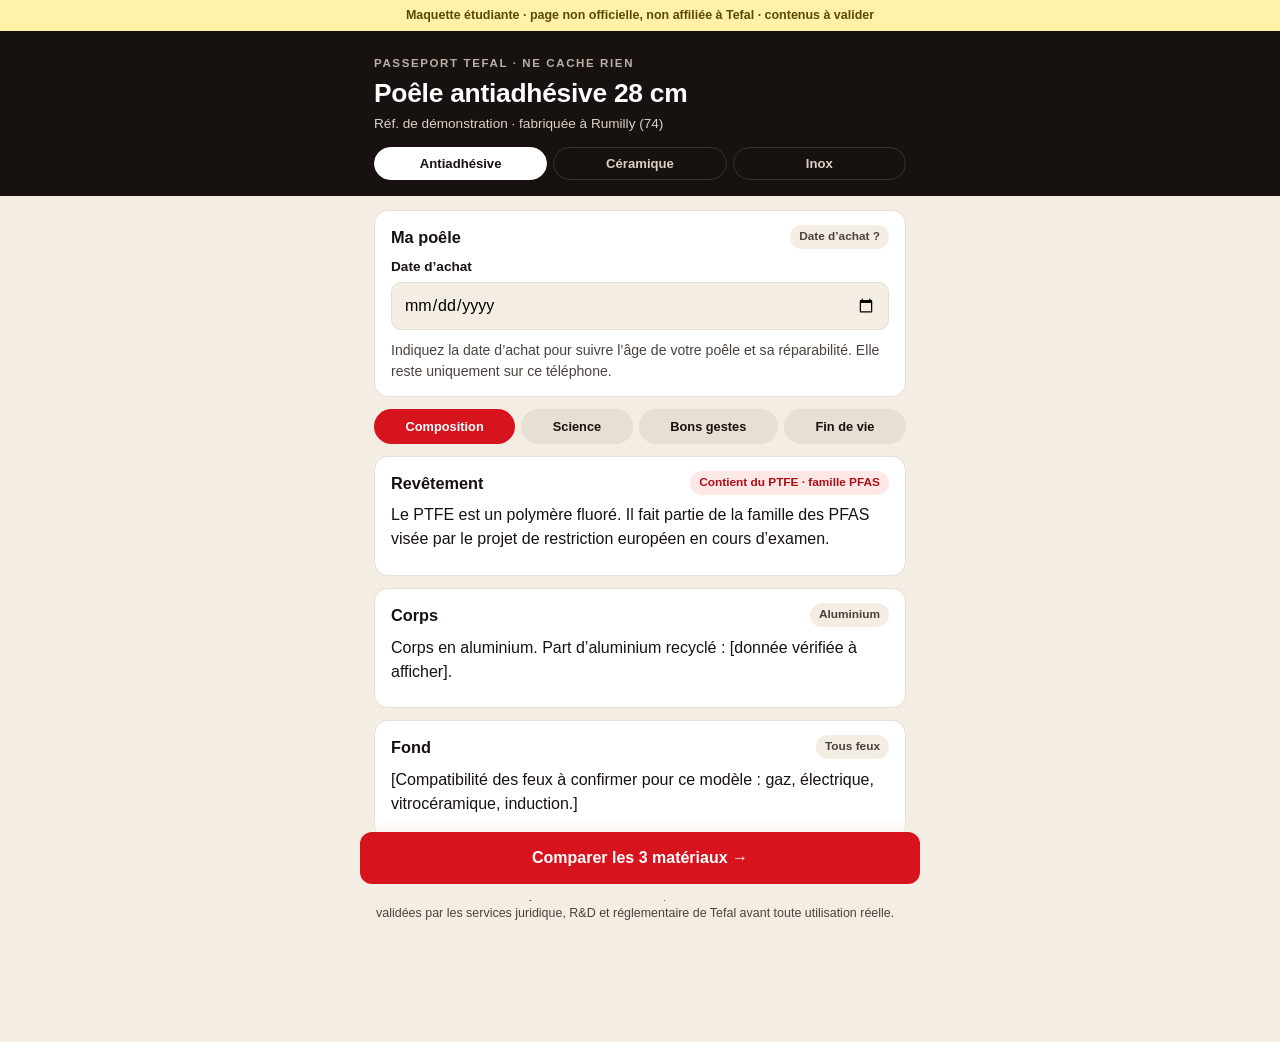
<file: index.html>
<!DOCTYPE html>
<html lang="fr">
<head>
  <meta charset="utf-8">
  <meta name="viewport" content="width=device-width, initial-scale=1">
  <title>Passeport produit — Scanne ta poêle (maquette)</title>
  <meta name="theme-color" content="#17120F">
  <!-- Maquette étudiante : on demande aux moteurs de recherche de ne pas la référencer -->
  <meta name="robots" content="noindex, nofollow">
  <link rel="stylesheet" href="assets/produit.css">
  <!-- Le contenu des trois fiches (antiadhésive, céramique, inox) : à modifier dans assets/fiches.js -->
  <script src="assets/fiches.js"></script>
</head>
<body>

<!-- =====================================================================
     PASSEPORT PRODUIT « SCANNE TA POÊLE »
     C'est la page qui s'ouvre quand on scanne le QR code au dos de la poêle.
     - Les TEXTES se modifient dans assets/fiches.js (pas ici).
     - La fiche affichée dépend de l'adresse :
         …/Projet-Tefal/              → poêle antiadhésive
         …/Projet-Tefal/?m=ceramique  → poêle céramique
         …/Projet-Tefal/?m=inox       → poêle inox
     - Option : ajouter &achat=2027-02-02 pré-remplit la date d'achat
       (utile si le QR est imprimé sur le ticket de caisse).
     ===================================================================== -->

<!-- Bandeau permanent : indique clairement qu'il s'agit d'une maquette -->
<p class="maquette">Maquette étudiante · page non officielle, non affiliée à Tefal · contenus à valider</p>

<header class="tete">
  <p class="sur">PASSEPORT TEFAL · NE CACHE RIEN</p>
  <h1 id="nom">Poêle</h1>
  <p class="ref" id="reference"></p>
  <!-- Choix du modèle : pratique pour la démonstration devant le jury -->
  <nav class="modeles" aria-label="Choisir le modèle">
    <a href="?m=antiadhesive" data-m="antiadhesive">Antiadhésive</a>
    <a href="?m=ceramique" data-m="ceramique">Céramique</a>
    <a href="?m=inox" data-m="inox">Inox</a>
  </nav>
</header>

<main>
  <!-- ===== MA POÊLE : date d'achat, âge, réparabilité ===== -->
  <section class="carte ma-poele" aria-labelledby="t-ma-poele">
    <div class="ligne-titre"><h2 id="t-ma-poele">Ma poêle</h2><span class="badge neutre" id="badge-age">Date d’achat ?</span></div>
    <label for="achat">Date d’achat</label>
    <input type="date" id="achat">
    <div id="resume-achat" class="petit">Indiquez la date d’achat pour suivre l’âge de votre poêle et sa réparabilité. Elle reste uniquement sur ce téléphone.</div>
  </section>

  <!-- ===== ONGLETS ===== -->
  <div class="onglets" role="tablist">
    <button role="tab" aria-selected="true" data-onglet="composition">Composition</button>
    <button role="tab" aria-selected="false" data-onglet="science">Science</button>
    <button role="tab" aria-selected="false" data-onglet="gestes">Bons gestes</button>
    <button role="tab" aria-selected="false" data-onglet="fin">Fin de vie</button>
  </div>

  <!-- Le contenu de chaque onglet est rempli par assets/produit.js à partir de fiches.js -->
  <div id="composition" class="panneau" role="tabpanel"></div>
  <div id="science" class="panneau" role="tabpanel" hidden></div>
  <div id="gestes" class="panneau" role="tabpanel" hidden></div>
  <div id="fin" class="panneau" role="tabpanel" hidden></div>

  <!-- ===== COMPARATEUR (s'ouvre avec le bouton rouge) ===== -->
  <section id="comparer" class="carte" hidden aria-labelledby="t-comparer">
    <h2 id="t-comparer">Je prends laquelle ?</h2>
    <p class="petit">Trois matériaux, zéro secret. Aucun n’est « bon » ou « mauvais » : tout dépend de votre façon de cuisiner.</p>
    <div class="tableau">
      <table>
        <thead><tr><th></th><th>Antiadhésive</th><th>Céramique</th><th>Inox</th></tr></thead>
        <tbody>
          <tr><th>Revêtement</th><td>PTFE (famille PFAS)</td><td>Céramique, sans PTFE</td><td>Aucun</td></tr>
          <tr><th>Pour</th><td>Œufs, crêpes, poisson</td><td>Cuisine du quotidien</td><td>Saisir, dorer, sauces</td></tr>
          <tr><th>Facilité</th><td>Très facile</td><td>Facile</td><td>Demande un coup de main</td></tr>
          <tr><th>Durée</th><td>Jusqu’à ce qu’elle soit rayée</td><td>Selon l’usure du revêtement</td><td>Des années</td></tr>
          <tr><th>Fin de vie</th><td colspan="3">Rapportez-la en magasin partenaire, toutes marques</td></tr>
        </tbody>
      </table>
    </div>
  </section>
</main>

<div class="action">
  <button id="btn-comparer" class="bouton">Comparer les 3 matériaux →</button>
</div>

<footer class="pied">
  <p>Ce passeport est une maquette réalisée dans le cadre d’un projet étudiant (plan de communication « N’attache jamais. Ne cache rien. »). Les informations doivent être fournies et validées par les services juridique, R&amp;D et réglementaire de Tefal avant toute utilisation réelle.</p>
</footer>

<script src="assets/produit.js"></script>
</body>
</html>
</file>
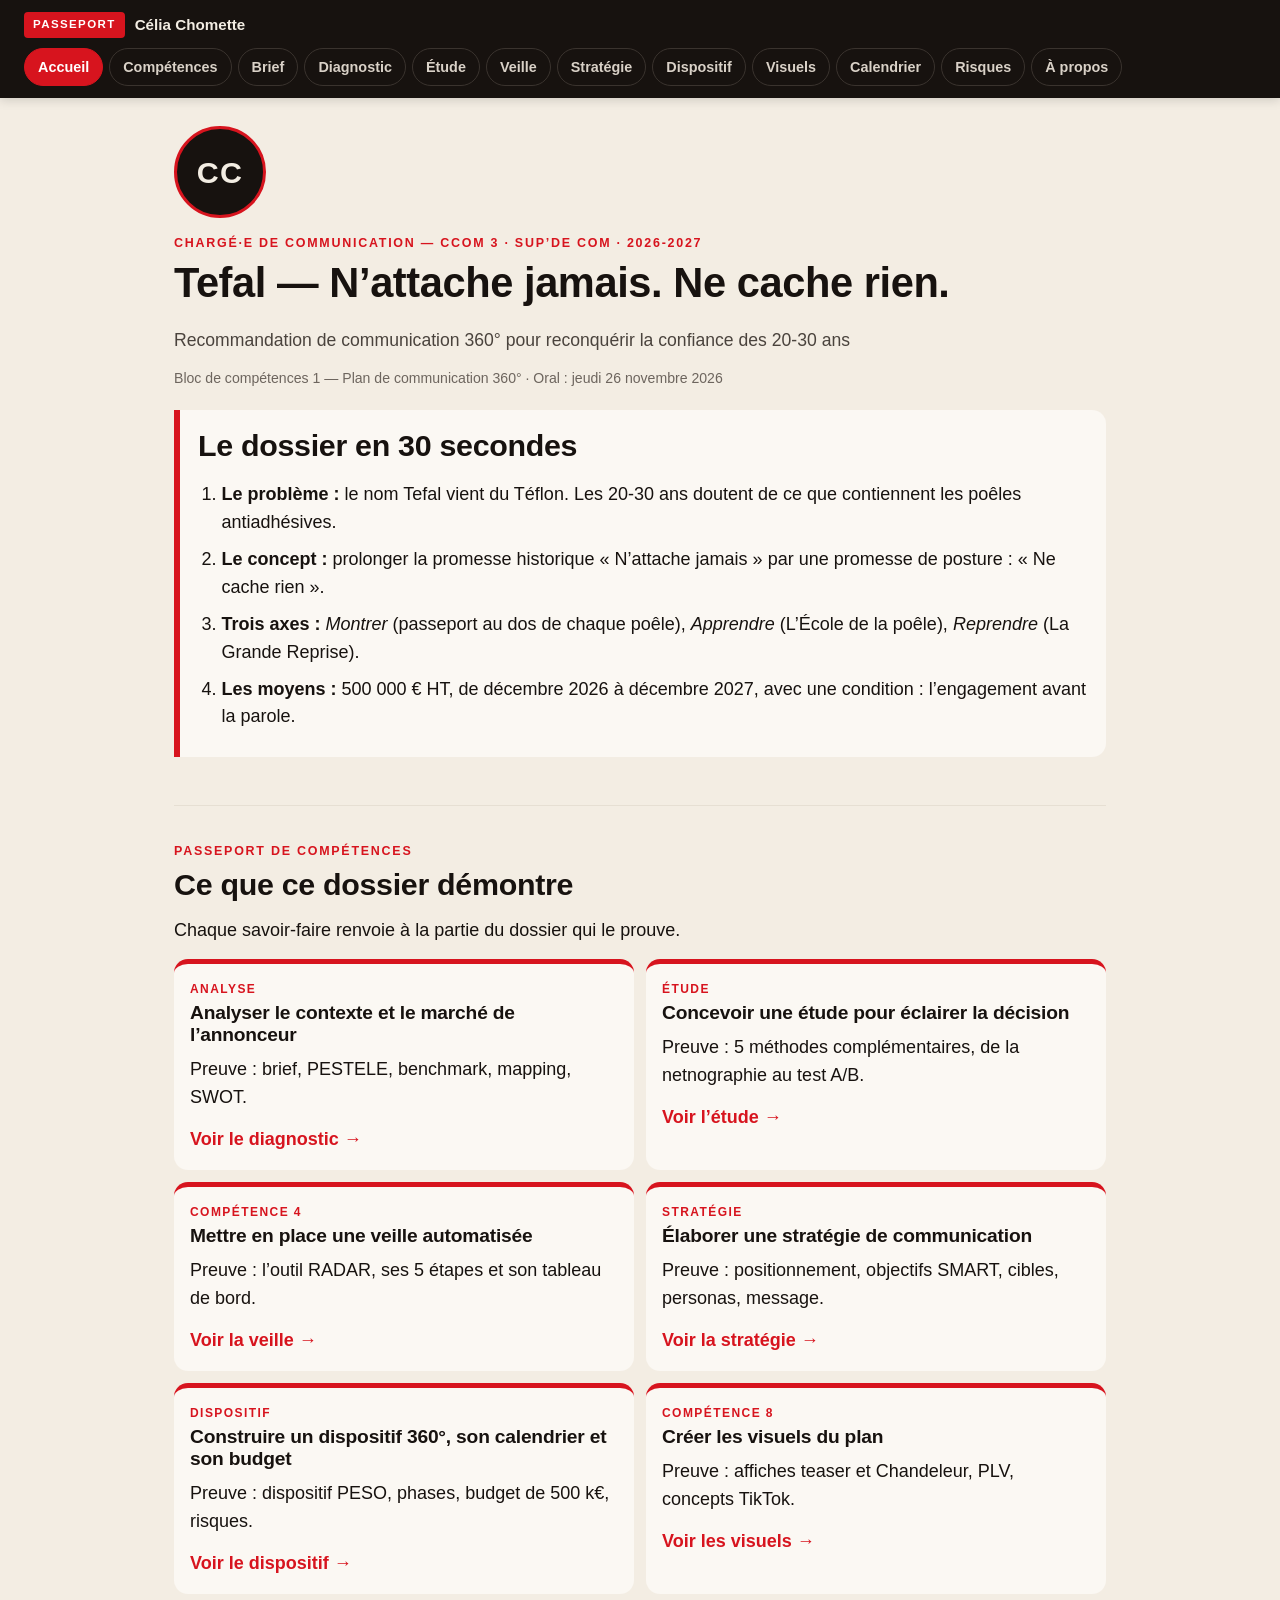
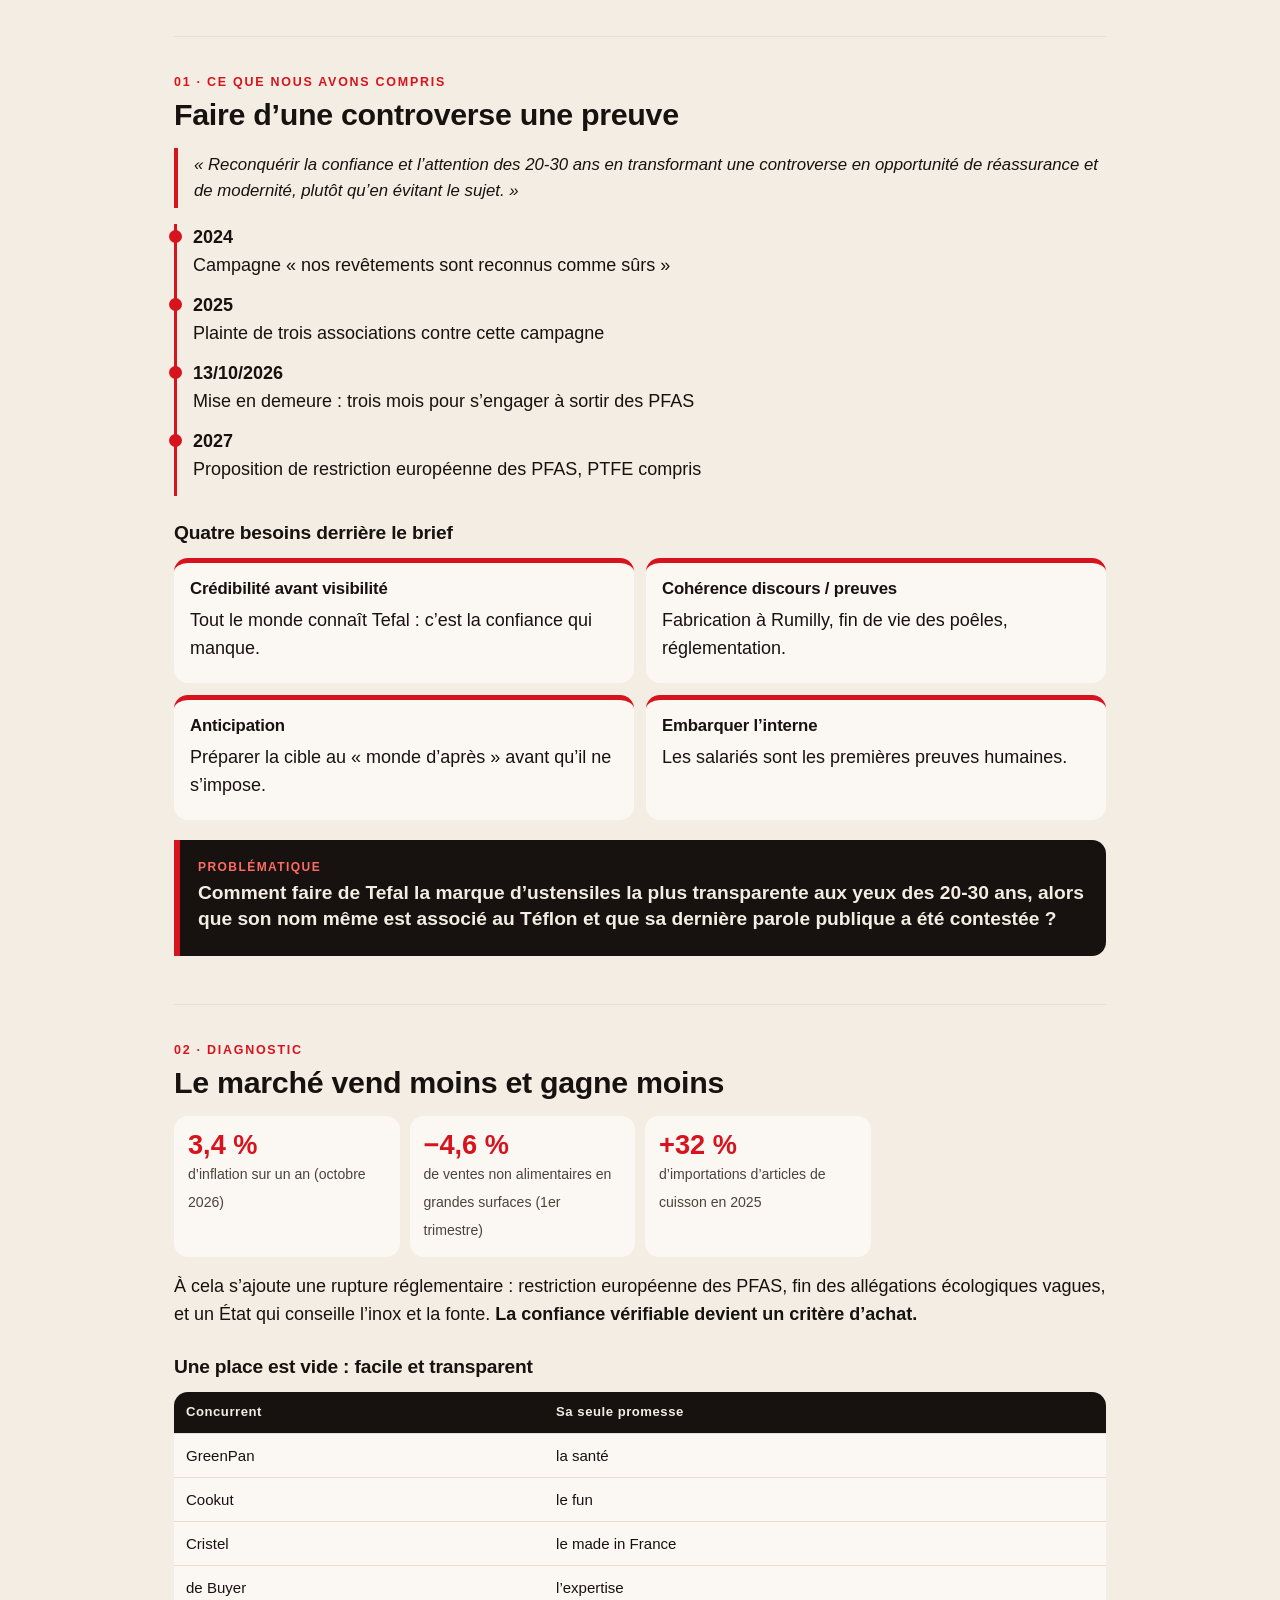
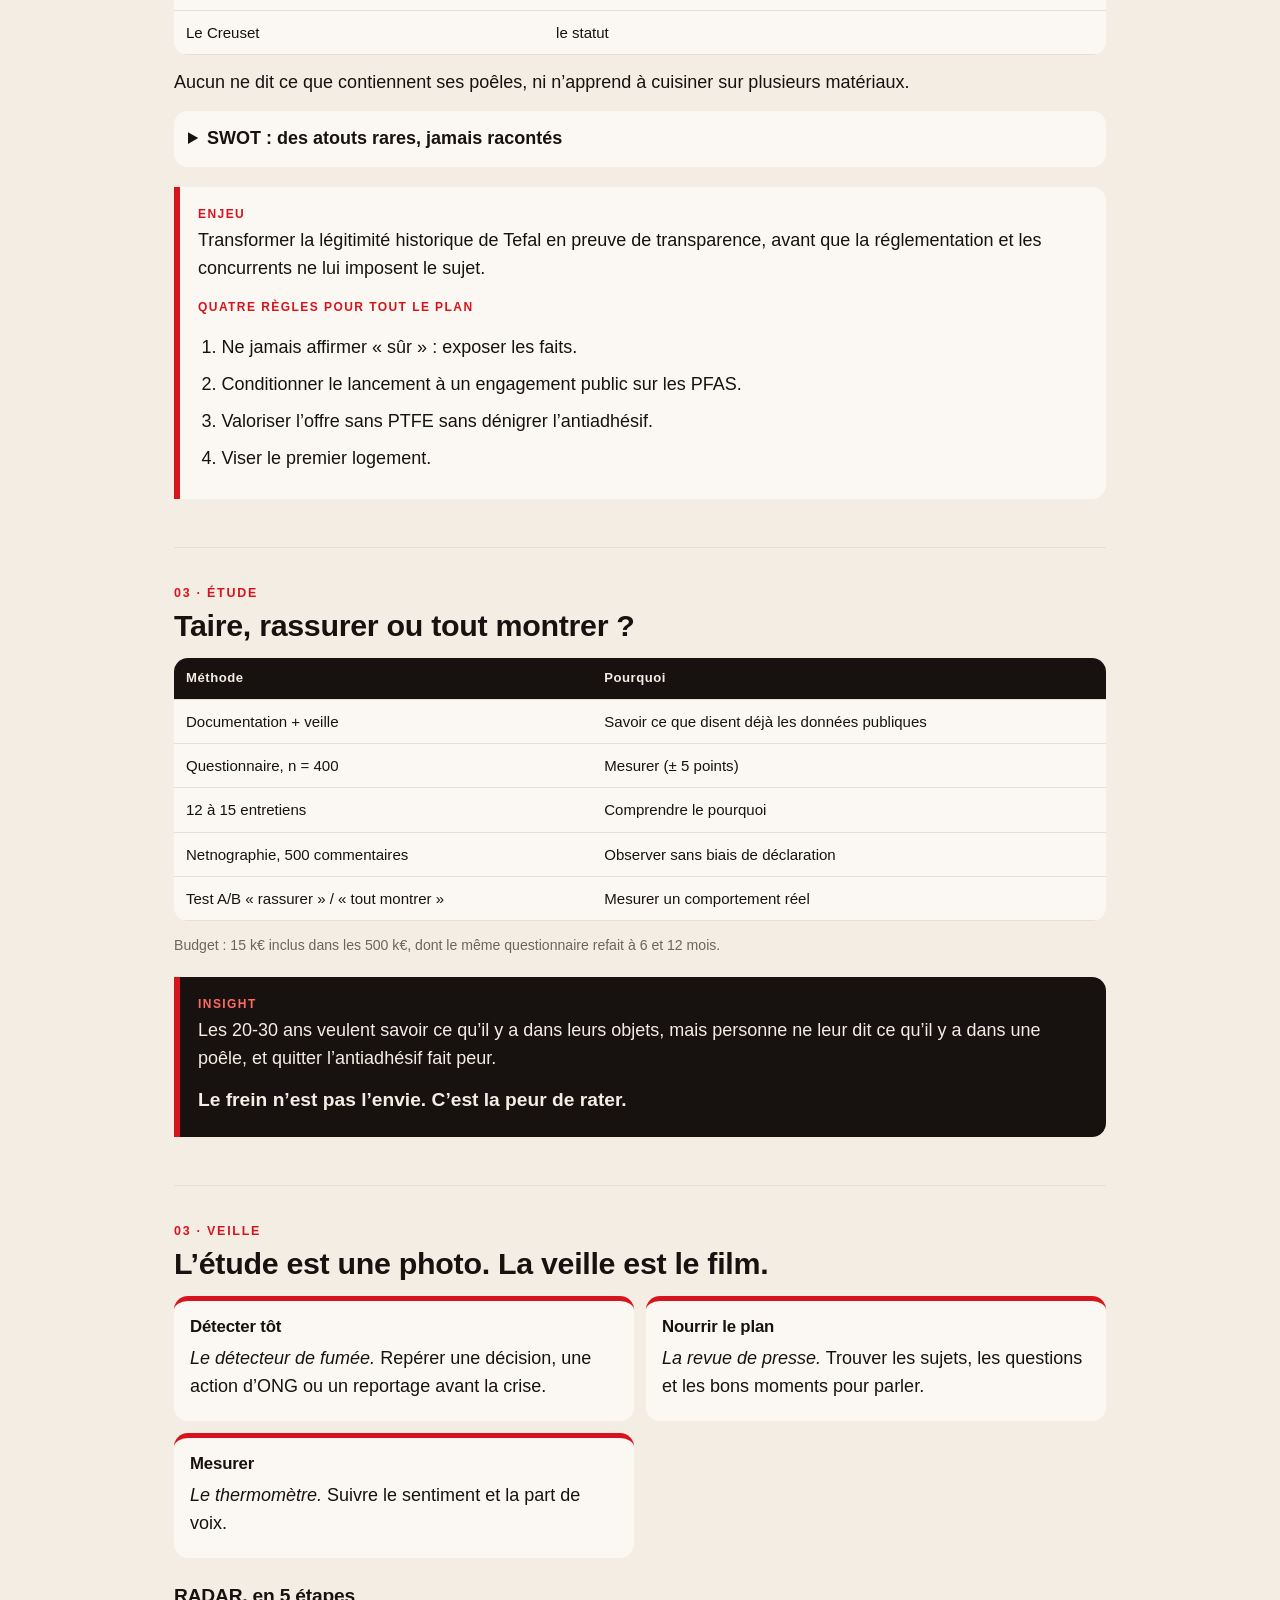
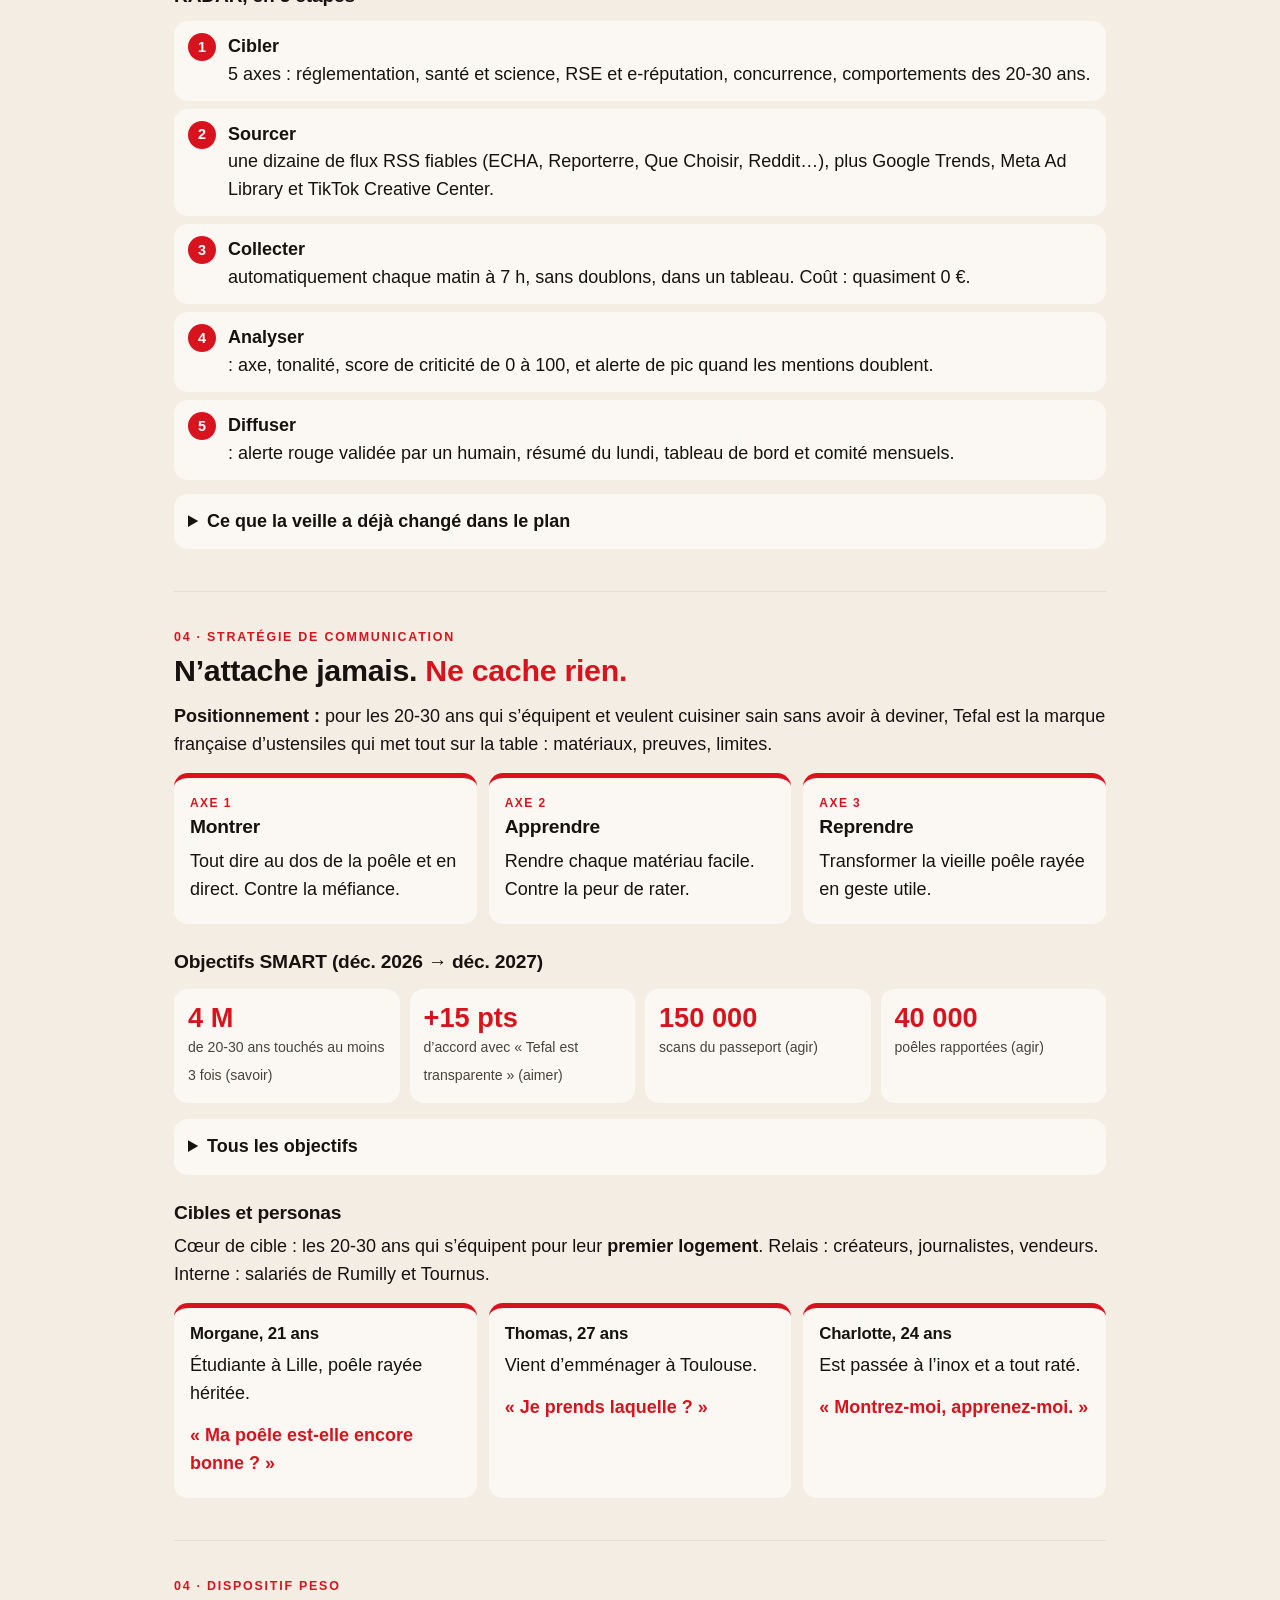
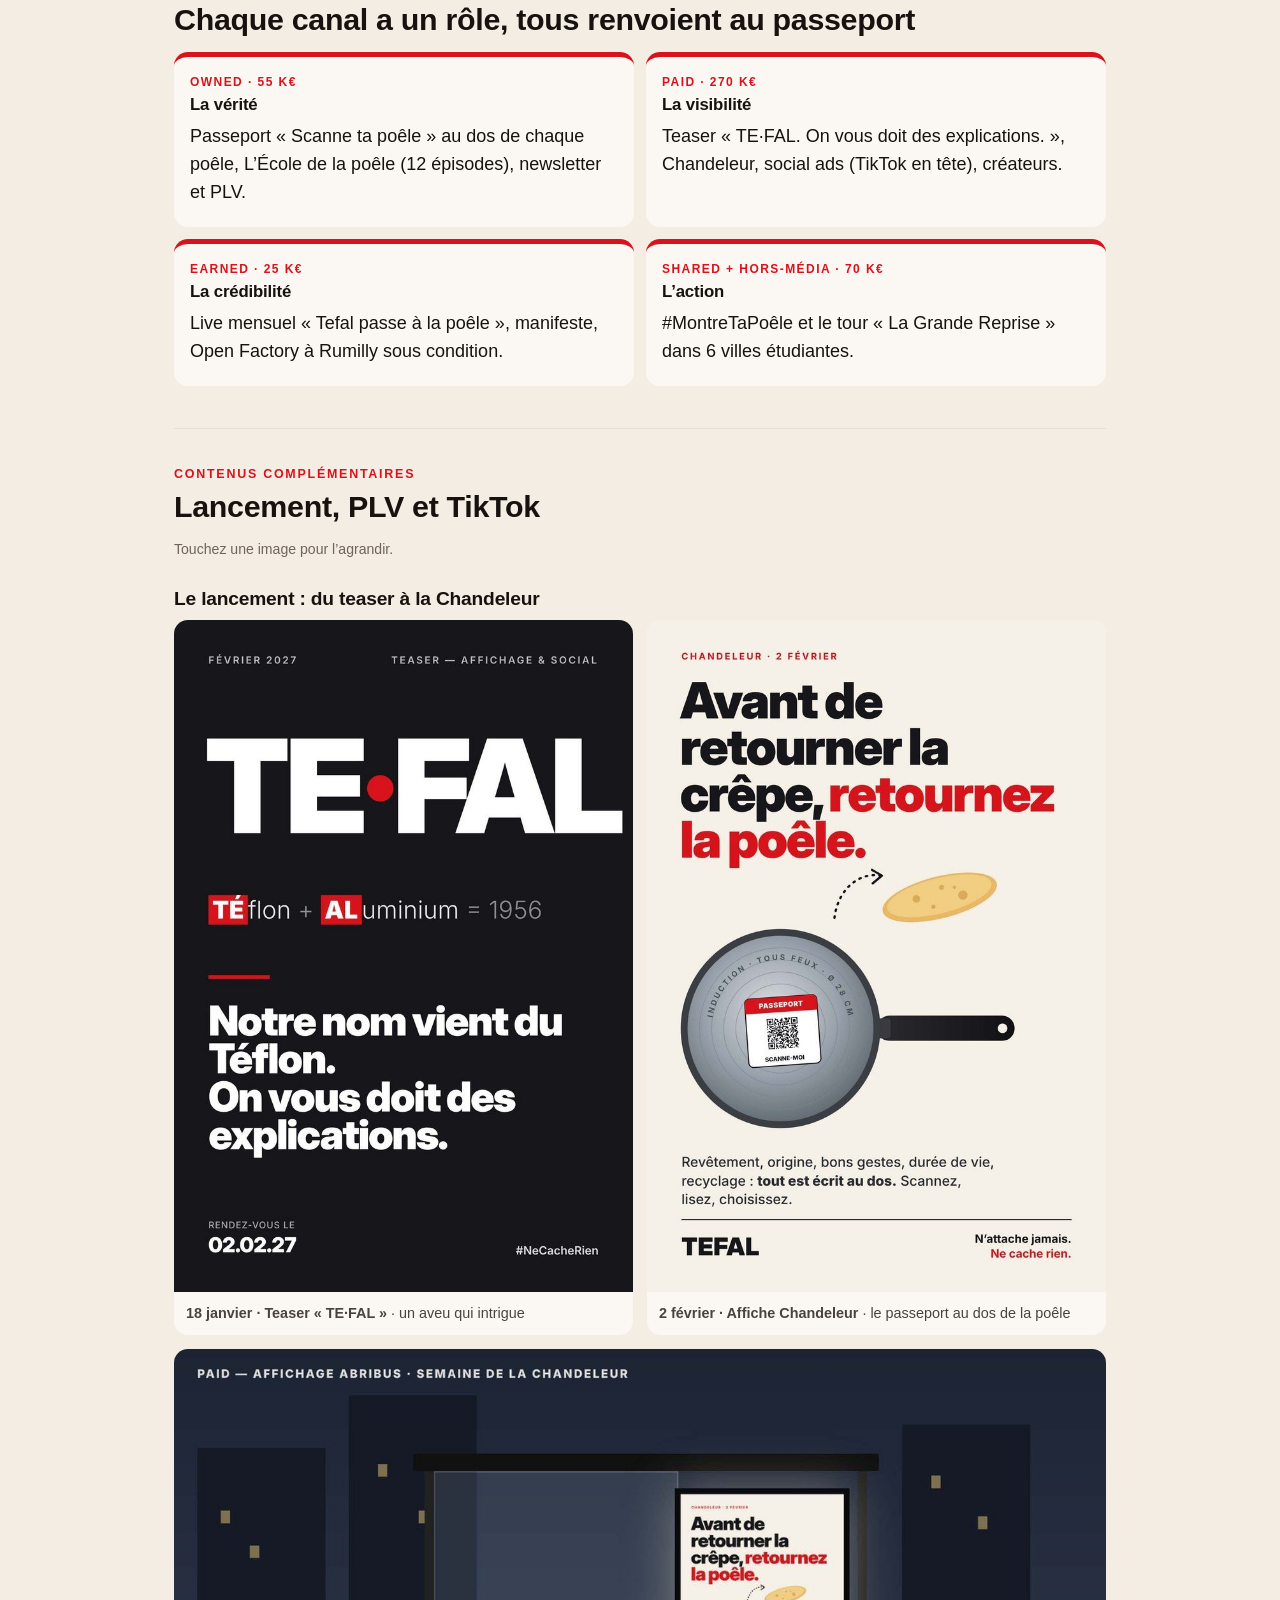
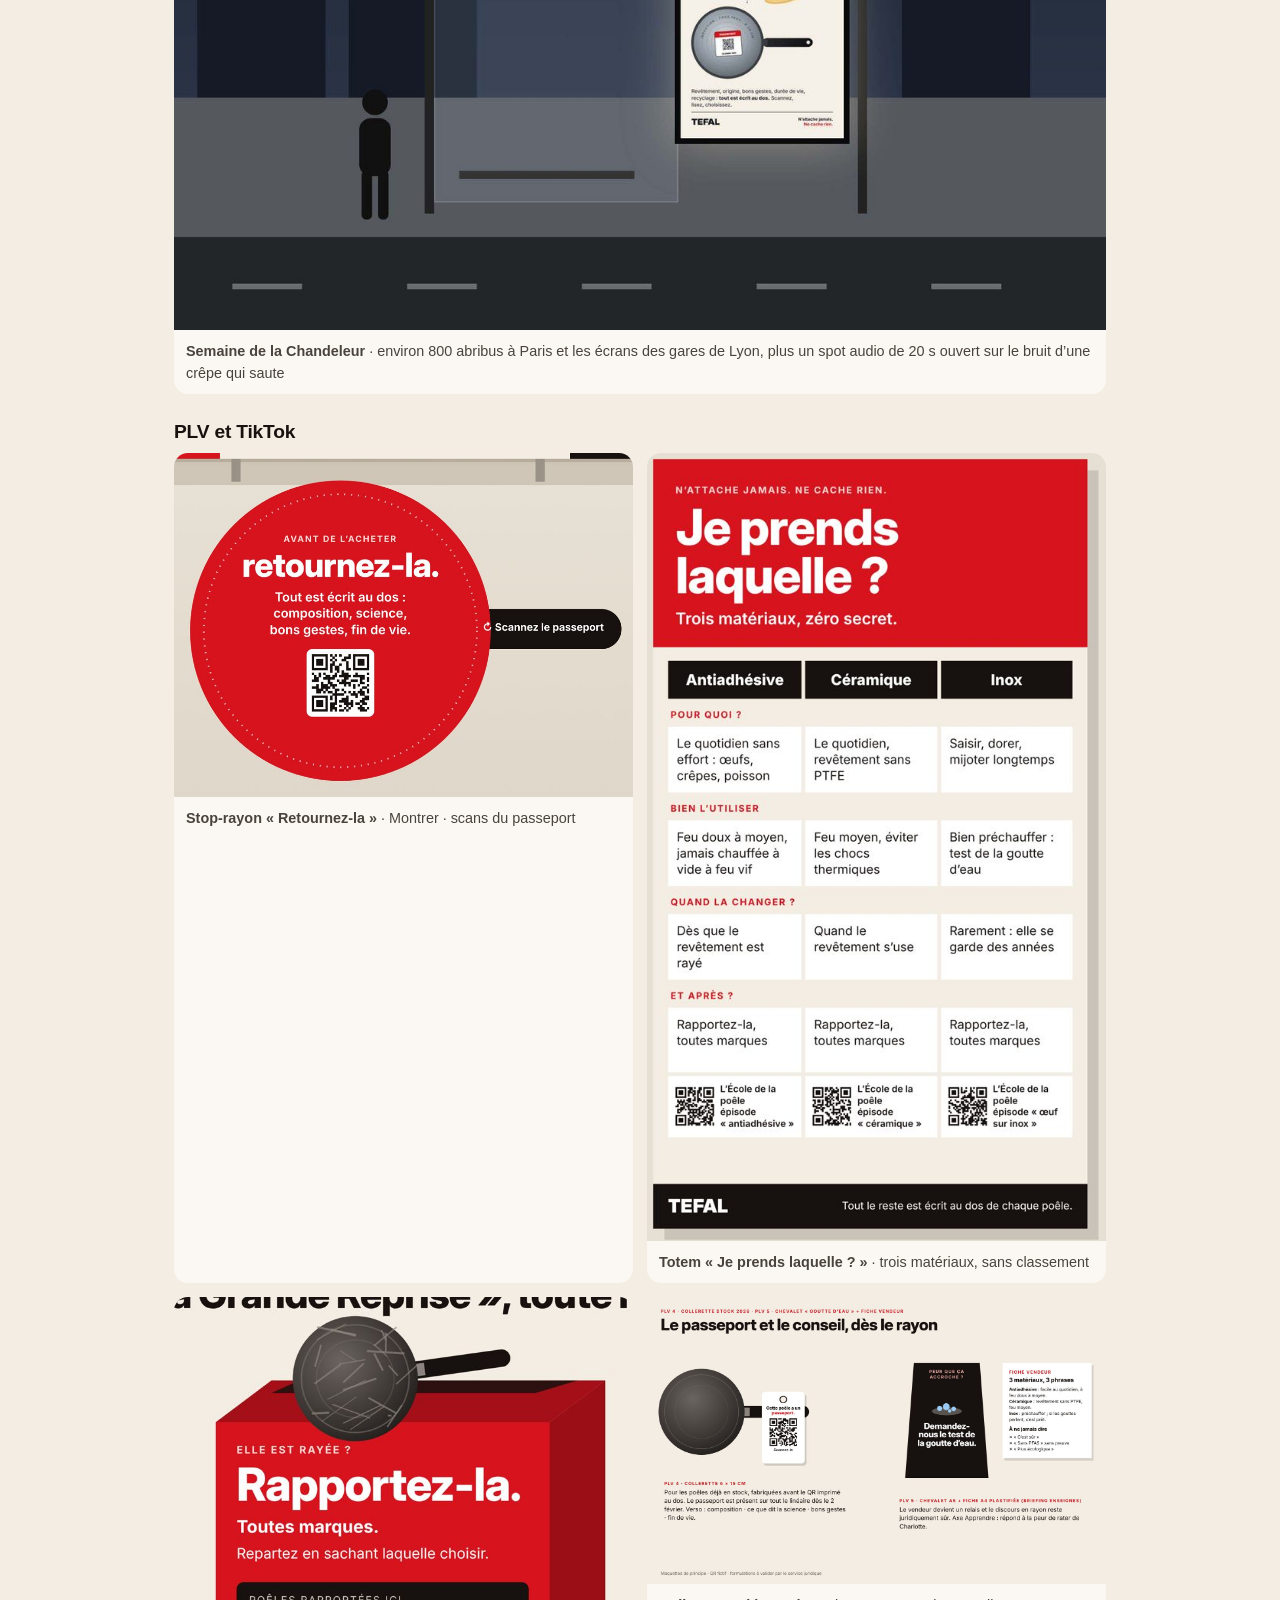
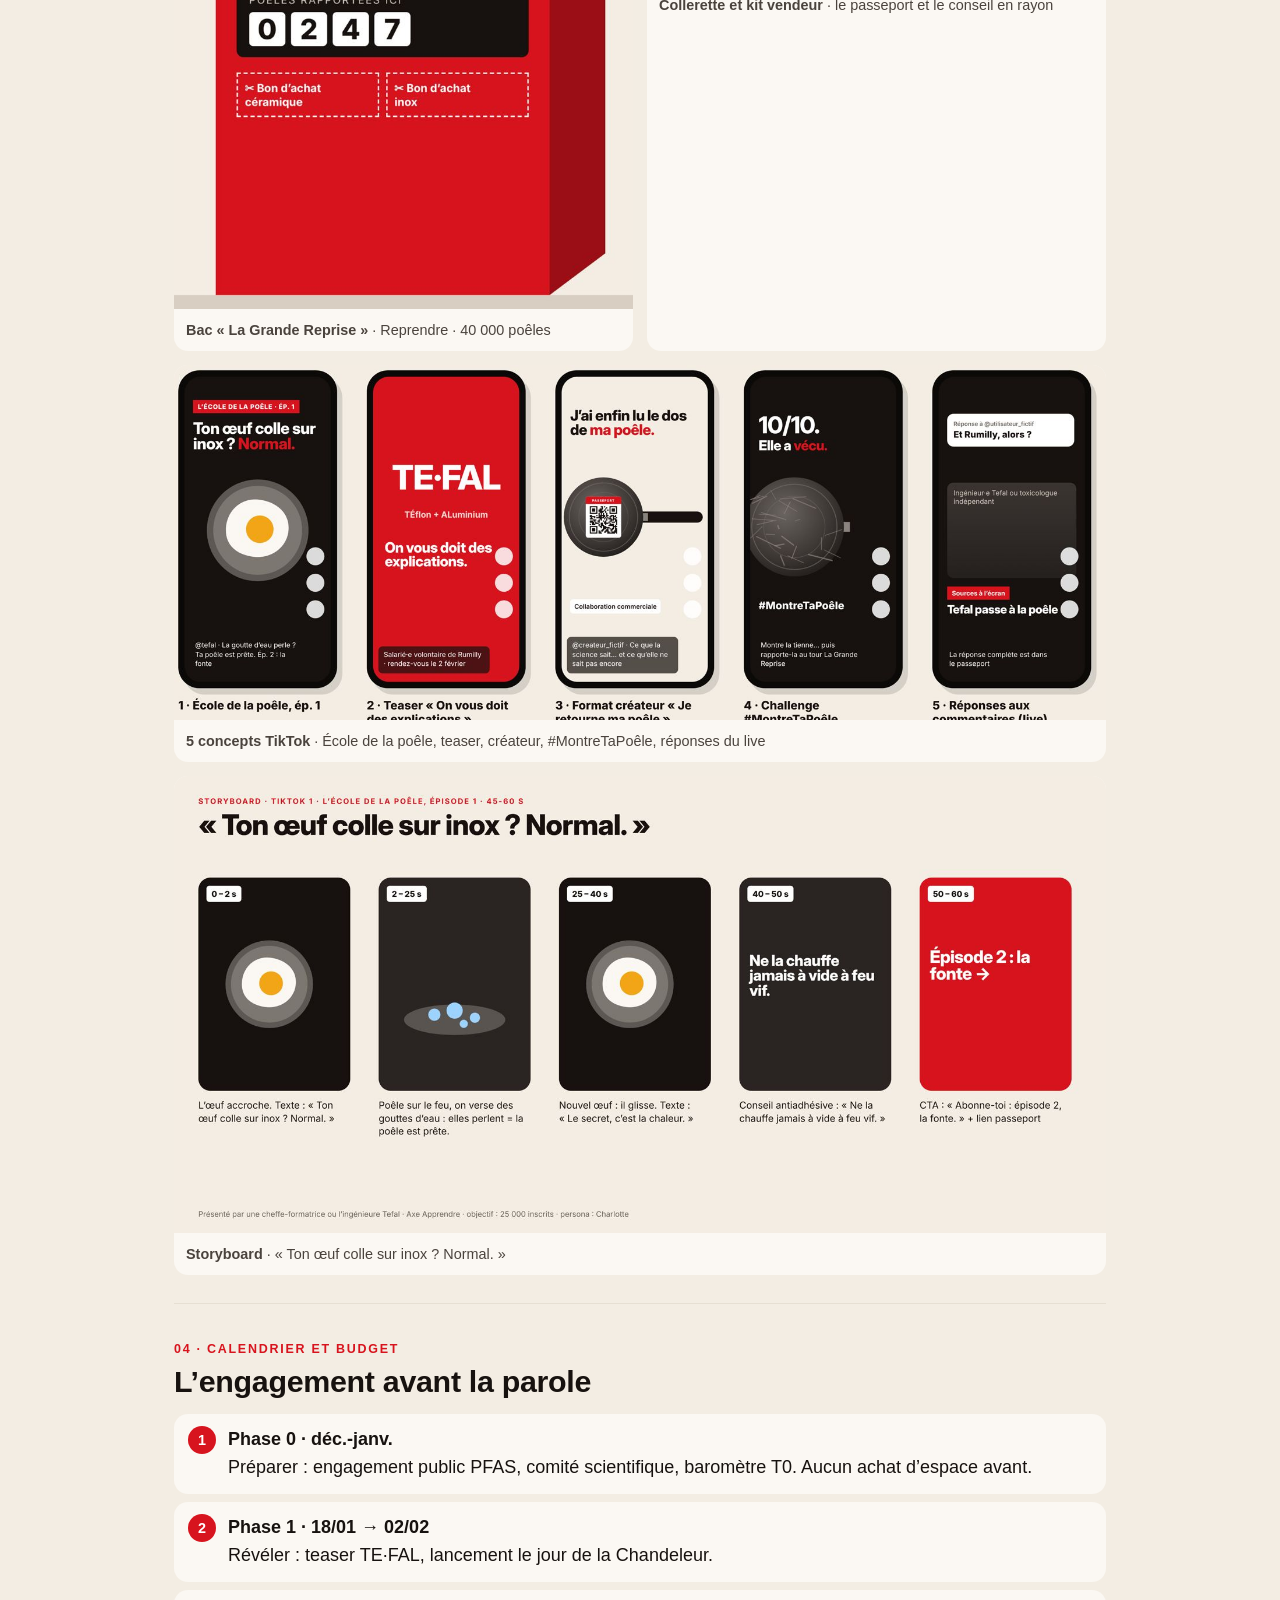
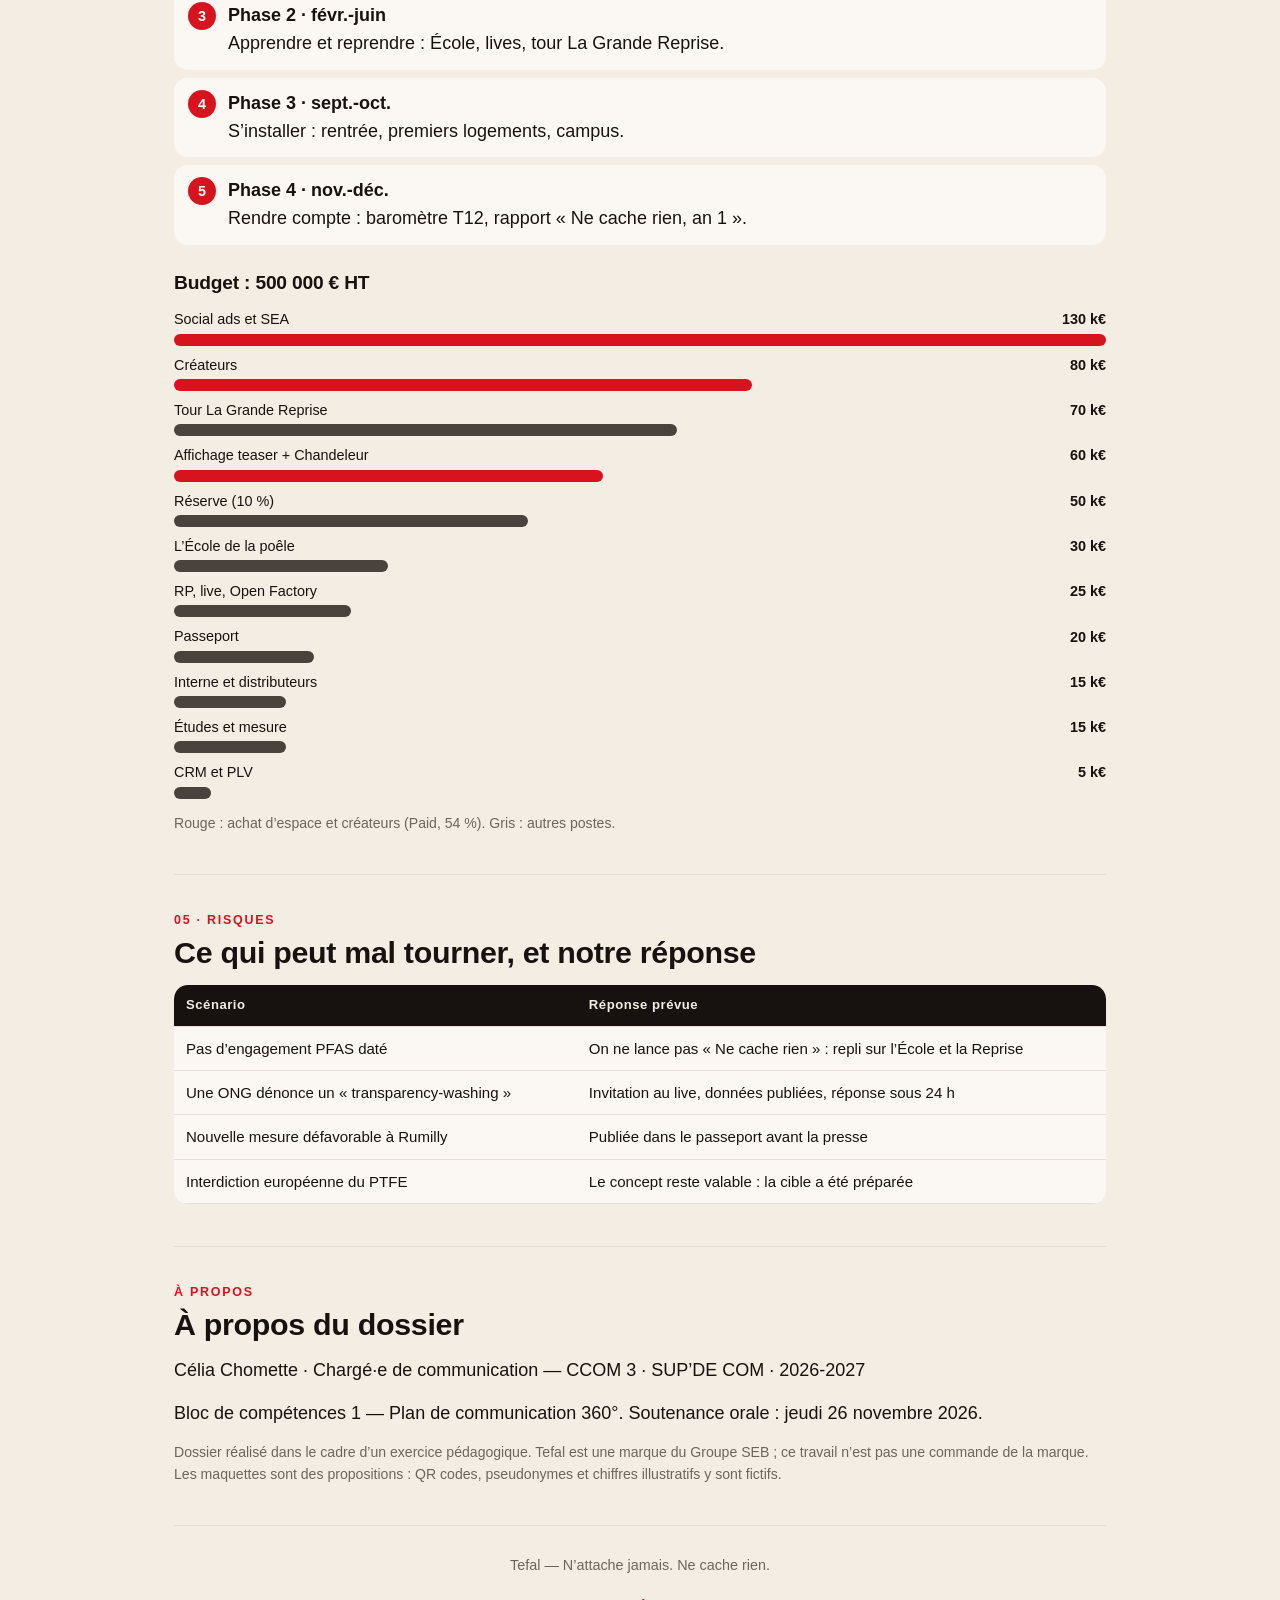
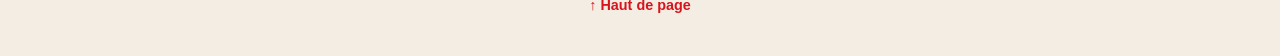
<file: dossier.html>
<!DOCTYPE html>
<html lang="fr">
<head>
  <meta charset="utf-8">
  <meta name="viewport" content="width=device-width, initial-scale=1">
  <title>Dossier Tefal — Plan de communication 360°</title>
  <meta name="description" content="Dossier de compétences : recommandation de communication 360° pour Tefal, « N’attache jamais. Ne cache rien. »">
  <meta name="theme-color" content="#D7141E">
  <!-- Demande aux moteurs de recherche de ne pas référencer la page : seul le QR code y mène -->
  <meta name="robots" content="noindex, nofollow">
  <!-- Feuille de style unique : toutes les couleurs sont réglées en haut de ce fichier -->
  <link rel="stylesheet" href="assets/style.css">
  <!-- Vos informations personnelles et l'adresse du site : à modifier dans config.js -->
  <script src="config.js"></script>
</head>
<body>

<!-- =====================================================================
     COMMENT MODIFIER CETTE PAGE
     - Vos nom, formation, photo, adresse du site : dans config.js (pas ici).
     - Le contenu du dossier : directement dans les sections ci-dessous.
       Chaque section commence par un commentaire « SECTION … ».
     - Les emplacements à compléter sont écrits entre crochets [ … ]
       et surlignés en jaune à l'écran (classe "a-completer").
       Remplacez le texte, puis retirez class="a-completer".
     - Pour ajouter une section au menu : créez un <section id="..." data-titre="...">,
       le menu se met à jour tout seul.
     ===================================================================== -->

<!-- ---------- EN-TÊTE : rempli automatiquement depuis config.js ---------- -->
<header class="entete">
  <div class="entete-ligne">
    <span class="badge">Passeport</span>
    <span class="entete-nom"><span data-config="prenom"></span> <span data-config="nom"></span></span>
  </div>
  <!-- Menu de navigation : construit automatiquement par assets/app.js -->
  <nav class="menu" id="menu" aria-label="Sections du dossier"></nav>
</header>

<main id="haut">

  <!-- ================= SECTION ACCUEIL ================= -->
  <section id="accueil" data-titre="Accueil" class="hero">
    <div class="hero-photo">
      <!-- La photo est définie dans config.js (champ "photo") -->
      <img id="photo" alt="Photo de l’étudiant·e" hidden>
      <!-- Sans photo : les initiales s'affichent ici (calculées depuis config.js) -->
      <div id="photo-vide" class="photo-vide" aria-hidden="true"></div>
    </div>
    <p class="surtitre"><span data-config="formation"></span> · <span data-config="ecole"></span> · <span data-config="annee"></span></p>
    <h1 data-config="titreDossier"></h1>
    <p class="chapo" data-config="sousTitre"></p>
    <p class="petit"><span data-config="bloc"></span> · Oral : <span data-config="dateOral"></span></p>

    <div class="encart">
      <h2>Le dossier en 30 secondes</h2>
      <ol class="liste-num">
        <li><b>Le problème :</b> le nom Tefal vient du Téflon. Les 20-30 ans doutent de ce que contiennent les poêles antiadhésives.</li>
        <li><b>Le concept :</b> prolonger la promesse historique « N’attache jamais » par une promesse de posture : « Ne cache rien ».</li>
        <li><b>Trois axes :</b> <i>Montrer</i> (passeport au dos de chaque poêle), <i>Apprendre</i> (L’École de la poêle), <i>Reprendre</i> (La Grande Reprise).</li>
        <li><b>Les moyens :</b> 500 000 € HT, de décembre 2026 à décembre 2027, avec une condition : l’engagement avant la parole.</li>
      </ol>
    </div>
  </section>

  <!-- ================= SECTION COMPÉTENCES =================
       Les compétences 4 et 8 reprennent les intitulés cités dans le dossier (annexe P).
       Les autres cartes décrivent les savoir-faire démontrés, sans numéro officiel.
       Pour ajouter un numéro : modifiez le texte de <p class="etiquette">. -->
  <section id="competences" data-titre="Compétences">
    <p class="surtitre">Passeport de compétences</p>
    <h2>Ce que ce dossier démontre</h2>
    <p>Chaque savoir-faire renvoie à la partie du dossier qui le prouve.</p>

    <div class="grille">
      <article class="carte">
        <p class="etiquette">Analyse</p>
        <h3>Analyser le contexte et le marché de l’annonceur</h3>
        <p>Preuve : brief, PESTELE, benchmark, mapping, SWOT.</p>
        <a class="lien" href="#diagnostic">Voir le diagnostic →</a>
      </article>
      <article class="carte">
        <p class="etiquette">Étude</p>
        <h3>Concevoir une étude pour éclairer la décision</h3>
        <p>Preuve : 5 méthodes complémentaires, de la netnographie au test A/B.</p>
        <a class="lien" href="#etude">Voir l’étude →</a>
      </article>
      <article class="carte">
        <p class="etiquette">Compétence 4</p>
        <h3>Mettre en place une veille automatisée</h3>
        <p>Preuve : l’outil RADAR, ses 5 étapes et son tableau de bord.</p>
        <a class="lien" href="#veille">Voir la veille →</a>
      </article>
      <article class="carte">
        <p class="etiquette">Stratégie</p>
        <h3>Élaborer une stratégie de communication</h3>
        <p>Preuve : positionnement, objectifs SMART, cibles, personas, message.</p>
        <a class="lien" href="#strategie">Voir la stratégie →</a>
      </article>
      <article class="carte">
        <p class="etiquette">Dispositif</p>
        <h3>Construire un dispositif 360°, son calendrier et son budget</h3>
        <p>Preuve : dispositif PESO, phases, budget de 500 k€, risques.</p>
        <a class="lien" href="#dispositif">Voir le dispositif →</a>
      </article>
      <article class="carte">
        <p class="etiquette">Compétence 8</p>
        <h3>Créer les visuels du plan</h3>
        <p>Preuve : affiches teaser et Chandeleur, PLV, concepts TikTok.</p>
        <a class="lien" href="#visuels">Voir les visuels →</a>
      </article>
    </div>
  </section>

  <!-- ================= SECTION BRIEF ================= -->
  <section id="brief" data-titre="Brief">
    <p class="surtitre">01 · Ce que nous avons compris</p>
    <h2>Faire d’une controverse une preuve</h2>
    <blockquote>« Reconquérir la confiance et l’attention des 20-30 ans en transformant une controverse en opportunité de réassurance et de modernité, plutôt qu’en évitant le sujet. »</blockquote>

    <ul class="frise">
      <li><b>2024</b> Campagne « nos revêtements sont reconnus comme sûrs »</li>
      <li><b>2025</b> Plainte de trois associations contre cette campagne</li>
      <li><b>13/10/2026</b> Mise en demeure : trois mois pour s’engager à sortir des PFAS</li>
      <li><b>2027</b> Proposition de restriction européenne des PFAS, PTFE compris</li>
    </ul>

    <h3>Quatre besoins derrière le brief</h3>
    <div class="grille">
      <article class="carte"><h4>Crédibilité avant visibilité</h4><p>Tout le monde connaît Tefal : c’est la confiance qui manque.</p></article>
      <article class="carte"><h4>Cohérence discours / preuves</h4><p>Fabrication à Rumilly, fin de vie des poêles, réglementation.</p></article>
      <article class="carte"><h4>Anticipation</h4><p>Préparer la cible au « monde d’après » avant qu’il ne s’impose.</p></article>
      <article class="carte"><h4>Embarquer l’interne</h4><p>Les salariés sont les premières preuves humaines.</p></article>
    </div>

    <div class="encart sombre">
      <p class="etiquette">Problématique</p>
      <p class="grand">Comment faire de Tefal la marque d’ustensiles la plus transparente aux yeux des 20-30 ans, alors que son nom même est associé au Téflon et que sa dernière parole publique a été contestée ?</p>
    </div>
  </section>

  <!-- ================= SECTION DIAGNOSTIC ================= -->
  <section id="diagnostic" data-titre="Diagnostic">
    <p class="surtitre">02 · Diagnostic</p>
    <h2>Le marché vend moins et gagne moins</h2>
    <div class="chiffres">
      <div><b>3,4 %</b><span>d’inflation sur un an (octobre 2026)</span></div>
      <div><b>−4,6 %</b><span>de ventes non alimentaires en grandes surfaces (1er trimestre)</span></div>
      <div><b>+32 %</b><span>d’importations d’articles de cuisson en 2025</span></div>
    </div>
    <p>À cela s’ajoute une rupture réglementaire : restriction européenne des PFAS, fin des allégations écologiques vagues, et un État qui conseille l’inox et la fonte. <b>La confiance vérifiable devient un critère d’achat.</b></p>

    <h3>Une place est vide : facile et transparent</h3>
    <table>
      <thead><tr><th>Concurrent</th><th>Sa seule promesse</th></tr></thead>
      <tbody>
        <tr><td>GreenPan</td><td>la santé</td></tr>
        <tr><td>Cookut</td><td>le fun</td></tr>
        <tr><td>Cristel</td><td>le made in France</td></tr>
        <tr><td>de Buyer</td><td>l’expertise</td></tr>
        <tr><td>Le Creuset</td><td>le statut</td></tr>
      </tbody>
    </table>
    <p>Aucun ne dit ce que contiennent ses poêles, ni n’apprend à cuisiner sur plusieurs matériaux.</p>

    <!-- Les blocs <details> s'ouvrent au toucher : pratique pour garder la page courte sur téléphone -->
    <details>
      <summary>SWOT : des atouts rares, jamais racontés</summary>
      <div class="grille">
        <article class="carte"><h4>Forces</h4><ul><li>Inventeur de l’antiadhésif, 70 ans</li><li>Usines françaises, Groupe SEB</li><li>Réparabilité 15 ans, filière de reprise</li></ul></article>
        <article class="carte"><h4>Faiblesses</h4><ul><li>Un nom construit sur « Téflon »</li><li>Campagne 2024 contestée en justice</li><li>Céramique et inox peu valorisés</li></ul></article>
        <article class="carte"><h4>Opportunités</h4><ul><li>Une cible qui s’informe sur les réseaux</li><li>La transparence devient la norme</li><li>70 ans et Chandeleur</li></ul></article>
        <article class="carte"><h4>Menaces</h4><ul><li>Restriction européenne des PFAS</li><li>ONG, pollution autour de Rumilly</li><li>Marché en recul</li></ul></article>
      </div>
    </details>

    <div class="encart">
      <p class="etiquette">Enjeu</p>
      <p>Transformer la légitimité historique de Tefal en preuve de transparence, avant que la réglementation et les concurrents ne lui imposent le sujet.</p>
      <p class="etiquette">Quatre règles pour tout le plan</p>
      <ol class="liste-num">
        <li>Ne jamais affirmer « sûr » : exposer les faits.</li>
        <li>Conditionner le lancement à un engagement public sur les PFAS.</li>
        <li>Valoriser l’offre sans PTFE sans dénigrer l’antiadhésif.</li>
        <li>Viser le premier logement.</li>
      </ol>
    </div>
  </section>

  <!-- ================= SECTION ÉTUDE ================= -->
  <section id="etude" data-titre="Étude">
    <p class="surtitre">03 · Étude</p>
    <h2>Taire, rassurer ou tout montrer ?</h2>
    <table>
      <thead><tr><th>Méthode</th><th>Pourquoi</th></tr></thead>
      <tbody>
        <tr><td>Documentation + veille</td><td>Savoir ce que disent déjà les données publiques</td></tr>
        <tr><td>Questionnaire, n = 400</td><td>Mesurer (± 5 points)</td></tr>
        <tr><td>12 à 15 entretiens</td><td>Comprendre le pourquoi</td></tr>
        <tr><td>Netnographie, 500 commentaires</td><td>Observer sans biais de déclaration</td></tr>
        <tr><td>Test A/B « rassurer » / « tout montrer »</td><td>Mesurer un comportement réel</td></tr>
      </tbody>
    </table>
    <p class="petit">Budget : 15 k€ inclus dans les 500 k€, dont le même questionnaire refait à 6 et 12 mois.</p>

    <div class="encart sombre">
      <p class="etiquette">Insight</p>
      <p>Les 20-30 ans veulent savoir ce qu’il y a dans leurs objets, mais personne ne leur dit ce qu’il y a dans une poêle, et quitter l’antiadhésif fait peur.</p>
      <p class="grand">Le frein n’est pas l’envie. C’est la peur de rater.</p>
    </div>
  </section>

  <!-- ================= SECTION VEILLE ================= -->
  <section id="veille" data-titre="Veille">
    <p class="surtitre">03 · Veille</p>
    <h2>L’étude est une photo. La veille est le film.</h2>
    <div class="grille">
      <article class="carte"><h4>Détecter tôt</h4><p><i>Le détecteur de fumée.</i> Repérer une décision, une action d’ONG ou un reportage avant la crise.</p></article>
      <article class="carte"><h4>Nourrir le plan</h4><p><i>La revue de presse.</i> Trouver les sujets, les questions et les bons moments pour parler.</p></article>
      <article class="carte"><h4>Mesurer</h4><p><i>Le thermomètre.</i> Suivre le sentiment et la part de voix.</p></article>
    </div>

    <h3>RADAR, en 5 étapes</h3>
    <ol class="etapes">
      <li><b>Cibler</b> 5 axes : réglementation, santé et science, RSE et e-réputation, concurrence, comportements des 20-30 ans.</li>
      <li><b>Sourcer</b> une dizaine de flux RSS fiables (ECHA, Reporterre, Que Choisir, Reddit…), plus Google Trends, Meta Ad Library et TikTok Creative Center.</li>
      <li><b>Collecter</b> automatiquement chaque matin à 7 h, sans doublons, dans un tableau. Coût : quasiment 0 €.</li>
      <li><b>Analyser</b> : axe, tonalité, score de criticité de 0 à 100, et alerte de pic quand les mentions doublent.</li>
      <li><b>Diffuser</b> : alerte rouge validée par un humain, résumé du lundi, tableau de bord et comité mensuels.</li>
    </ol>

    <details>
      <summary>Ce que la veille a déjà changé dans le plan</summary>
      <table>
        <thead><tr><th>Signal repéré</th><th>Décision</th></tr></thead>
        <tbody>
          <tr><td>Mise en demeure : réponse attendue en janvier 2027</td><td>Phase 0 : l’engagement avant la publicité</td></tr>
          <tr><td>Registre européen du passeport numérique ouvert</td><td>Passeport « Scanne ta poêle »</td></tr>
          <tr><td>Hausse des recherches « poêle inox »</td><td>L’École de la poêle</td></tr>
          <tr><td>Enquêtes consommateurs à la Chandeleur</td><td>Lancement le 2 février 2027</td></tr>
        </tbody>
      </table>
    </details>
  </section>

  <!-- ================= SECTION STRATÉGIE ================= -->
  <section id="strategie" data-titre="Stratégie">
    <p class="surtitre">04 · Stratégie de communication</p>
    <h2>N’attache jamais. <span class="rouge">Ne cache rien.</span></h2>
    <p><b>Positionnement :</b> pour les 20-30 ans qui s’équipent et veulent cuisiner sain sans avoir à deviner, Tefal est la marque française d’ustensiles qui met tout sur la table : matériaux, preuves, limites.</p>

    <div class="grille trois">
      <article class="carte"><p class="etiquette">Axe 1</p><h3>Montrer</h3><p>Tout dire au dos de la poêle et en direct. Contre la méfiance.</p></article>
      <article class="carte"><p class="etiquette">Axe 2</p><h3>Apprendre</h3><p>Rendre chaque matériau facile. Contre la peur de rater.</p></article>
      <article class="carte"><p class="etiquette">Axe 3</p><h3>Reprendre</h3><p>Transformer la vieille poêle rayée en geste utile.</p></article>
    </div>

    <h3>Objectifs SMART (déc. 2026 → déc. 2027)</h3>
    <div class="chiffres">
      <div><b>4 M</b><span>de 20-30 ans touchés au moins 3 fois (savoir)</span></div>
      <div><b>+15 pts</b><span>d’accord avec « Tefal est transparente » (aimer)</span></div>
      <div><b>150 000</b><span>scans du passeport (agir)</span></div>
      <div><b>40 000</b><span>poêles rapportées (agir)</span></div>
    </div>
    <details>
      <summary>Tous les objectifs</summary>
      <ul>
        <li>Savoir : 50 % des 20-30 ans (4 M) touchés ≥ 3 fois du 18/01 au 31/03/2027 ; +20 pts savent que Tefal propose du sans PTFE.</li>
        <li>Aimer : +15 pts sur « Tefal est transparente » ; +15 pts de sentiment des mentions en ligne.</li>
        <li>Agir : 150 000 scans ; 25 000 inscrits à L’École de la poêle ; 40 000 poêles rapportées.</li>
        <li>Interne : 300 salariés ambassadeurs formés au 30/06/2027.</li>
        <li>Mesure : baromètre T0 / T6 / T12 (n = 400), RADAR, compteurs.</li>
      </ul>
    </details>

    <h3>Cibles et personas</h3>
    <p>Cœur de cible : les 20-30 ans qui s’équipent pour leur <b>premier logement</b>. Relais : créateurs, journalistes, vendeurs. Interne : salariés de Rumilly et Tournus.</p>
    <div class="grille trois">
      <article class="carte"><h4>Morgane, 21 ans</h4><p>Étudiante à Lille, poêle rayée héritée.</p><p class="rouge"><b>« Ma poêle est-elle encore bonne ? »</b></p></article>
      <article class="carte"><h4>Thomas, 27 ans</h4><p>Vient d’emménager à Toulouse.</p><p class="rouge"><b>« Je prends laquelle ? »</b></p></article>
      <article class="carte"><h4>Charlotte, 24 ans</h4><p>Est passée à l’inox et a tout raté.</p><p class="rouge"><b>« Montrez-moi, apprenez-moi. »</b></p></article>
    </div>
  </section>

  <!-- ================= SECTION DISPOSITIF ================= -->
  <section id="dispositif" data-titre="Dispositif">
    <p class="surtitre">04 · Dispositif PESO</p>
    <h2>Chaque canal a un rôle, tous renvoient au passeport</h2>
    <div class="grille">
      <article class="carte"><p class="etiquette">Owned · 55 k€</p><h4>La vérité</h4><p>Passeport « Scanne ta poêle » au dos de chaque poêle, L’École de la poêle (12 épisodes), newsletter et PLV.</p></article>
      <article class="carte"><p class="etiquette">Paid · 270 k€</p><h4>La visibilité</h4><p>Teaser « TE·FAL. On vous doit des explications. », Chandeleur, social ads (TikTok en tête), créateurs.</p></article>
      <article class="carte"><p class="etiquette">Earned · 25 k€</p><h4>La crédibilité</h4><p>Live mensuel « Tefal passe à la poêle », manifeste, Open Factory à Rumilly sous condition.</p></article>
      <article class="carte"><p class="etiquette">Shared + hors-média · 70 k€</p><h4>L’action</h4><p>#MontreTaPoêle et le tour « La Grande Reprise » dans 6 villes étudiantes.</p></article>
    </div>
  </section>

  <!-- ================= SECTION VISUELS =================
       Les images sont dans assets/img/. Pour en changer : remplacez le fichier
       en gardant le même nom, ou modifiez l'attribut src. -->
  <section id="visuels" data-titre="Visuels">
    <p class="surtitre">Contenus complémentaires</p>
    <h2>Lancement, PLV et TikTok</h2>
    <p class="petit">Touchez une image pour l’agrandir.</p>

    <!-- Lancement : teaser (18 janvier) puis Chandeleur (2 février) -->
    <h3>Le lancement : du teaser à la Chandeleur</h3>
    <div class="galerie">
      <figure><a href="assets/img/lancement-teaser.jpg"><img src="assets/img/lancement-teaser.jpg" alt="Affiche teaser : TE·FAL, « Notre nom vient du Téflon. On vous doit des explications. »" loading="lazy"></a>
        <figcaption><b>18 janvier · Teaser « TE·FAL »</b> · un aveu qui intrigue</figcaption></figure>
      <figure><a href="assets/img/lancement-chandeleur.jpg"><img src="assets/img/lancement-chandeleur.jpg" alt="Affiche de lancement : « Avant de retourner la crêpe, retournez la poêle. »" loading="lazy"></a>
        <figcaption><b>2 février · Affiche Chandeleur</b> · le passeport au dos de la poêle</figcaption></figure>
      <figure class="large"><a href="assets/img/lancement-abribus.jpg"><img src="assets/img/lancement-abribus.jpg" alt="Mise en situation de l’affiche sur un abribus parisien" loading="lazy"></a>
        <figcaption><b>Semaine de la Chandeleur</b> · environ 800 abribus à Paris et les écrans des gares de Lyon, plus un spot audio de 20 s ouvert sur le bruit d’une crêpe qui saute</figcaption></figure>
    </div>

    <h3>PLV et TikTok</h3>
    <div class="galerie">
      <figure><a href="assets/img/plv-stop-rayon.jpg"><img src="assets/img/plv-stop-rayon.jpg" alt="Stop-rayon en forme de poêle : « Avant de l’acheter, retournez-la »" loading="lazy"></a>
        <figcaption><b>Stop-rayon « Retournez-la »</b> · Montrer · scans du passeport</figcaption></figure>
      <figure><a href="assets/img/plv-totem.jpg"><img src="assets/img/plv-totem.jpg" alt="Totem comparatif « Je prends laquelle ? »" loading="lazy"></a>
        <figcaption><b>Totem « Je prends laquelle ? »</b> · trois matériaux, sans classement</figcaption></figure>
      <figure><a href="assets/img/plv-bac-reprise.jpg"><img src="assets/img/plv-bac-reprise.jpg" alt="Bac de reprise « Rapportez-la, toutes marques »" loading="lazy"></a>
        <figcaption><b>Bac « La Grande Reprise »</b> · Reprendre · 40 000 poêles</figcaption></figure>
      <figure><a href="assets/img/plv-collerette-kit.jpg"><img src="assets/img/plv-collerette-kit.jpg" alt="Collerette passeport et kit vendeur « test de la goutte d’eau »" loading="lazy"></a>
        <figcaption><b>Collerette et kit vendeur</b> · le passeport et le conseil en rayon</figcaption></figure>
      <figure class="large"><a href="assets/img/tiktok-concepts.jpg"><img src="assets/img/tiktok-concepts.jpg" alt="Cinq concepts TikTok" loading="lazy"></a>
        <figcaption><b>5 concepts TikTok</b> · École de la poêle, teaser, créateur, #MontreTaPoêle, réponses du live</figcaption></figure>
      <figure class="large"><a href="assets/img/tiktok-storyboard.jpg"><img src="assets/img/tiktok-storyboard.jpg" alt="Storyboard de l’épisode 1 de L’École de la poêle" loading="lazy"></a>
        <figcaption><b>Storyboard</b> · « Ton œuf colle sur inox ? Normal. »</figcaption></figure>
    </div>
  </section>

  <!-- ================= SECTION CALENDRIER ET BUDGET ================= -->
  <section id="calendrier" data-titre="Calendrier">
    <p class="surtitre">04 · Calendrier et budget</p>
    <h2>L’engagement avant la parole</h2>
    <ol class="etapes">
      <li><b>Phase 0 · déc.-janv.</b> Préparer : engagement public PFAS, comité scientifique, baromètre T0. Aucun achat d’espace avant.</li>
      <li><b>Phase 1 · 18/01 → 02/02</b> Révéler : teaser TE·FAL, lancement le jour de la Chandeleur.</li>
      <li><b>Phase 2 · févr.-juin</b> Apprendre et reprendre : École, lives, tour La Grande Reprise.</li>
      <li><b>Phase 3 · sept.-oct.</b> S’installer : rentrée, premiers logements, campus.</li>
      <li><b>Phase 4 · nov.-déc.</b> Rendre compte : baromètre T12, rapport « Ne cache rien, an 1 ».</li>
    </ol>

    <h3>Budget : 500 000 € HT</h3>
    <!-- Barres : la largeur (style="--v:…") est le pourcentage du plus gros poste (130 k€ = 100) -->
    <ul class="barres">
      <li style="--v:100"><span>Social ads et SEA</span><b>130 k€</b></li>
      <li style="--v:62"><span>Créateurs</span><b>80 k€</b></li>
      <li style="--v:54" class="gris"><span>Tour La Grande Reprise</span><b>70 k€</b></li>
      <li style="--v:46"><span>Affichage teaser + Chandeleur</span><b>60 k€</b></li>
      <li style="--v:38" class="gris"><span>Réserve (10 %)</span><b>50 k€</b></li>
      <li style="--v:23" class="gris"><span>L’École de la poêle</span><b>30 k€</b></li>
      <li style="--v:19" class="gris"><span>RP, live, Open Factory</span><b>25 k€</b></li>
      <li style="--v:15" class="gris"><span>Passeport</span><b>20 k€</b></li>
      <li style="--v:12" class="gris"><span>Interne et distributeurs</span><b>15 k€</b></li>
      <li style="--v:12" class="gris"><span>Études et mesure</span><b>15 k€</b></li>
      <li style="--v:4" class="gris"><span>CRM et PLV</span><b>5 k€</b></li>
    </ul>
    <p class="petit">Rouge : achat d’espace et créateurs (Paid, 54 %). Gris : autres postes.</p>
  </section>

  <!-- ================= SECTION RISQUES ================= -->
  <section id="risques" data-titre="Risques">
    <p class="surtitre">05 · Risques</p>
    <h2>Ce qui peut mal tourner, et notre réponse</h2>
    <table>
      <thead><tr><th>Scénario</th><th>Réponse prévue</th></tr></thead>
      <tbody>
        <tr><td>Pas d’engagement PFAS daté</td><td>On ne lance pas « Ne cache rien » : repli sur l’École et la Reprise</td></tr>
        <tr><td>Une ONG dénonce un « transparency-washing »</td><td>Invitation au live, données publiées, réponse sous 24 h</td></tr>
        <tr><td>Nouvelle mesure défavorable à Rumilly</td><td>Publiée dans le passeport avant la presse</td></tr>
        <tr><td>Interdiction européenne du PTFE</td><td>Le concept reste valable : la cible a été préparée</td></tr>
      </tbody>
    </table>
  </section>

  <!-- ================= SECTION À PROPOS ================= -->
  <section id="apropos" data-titre="À propos">
    <p class="surtitre">À propos</p>
    <h2>À propos du dossier</h2>
    <p><span data-config="prenom"></span> <span data-config="nom"></span> · <span data-config="formation"></span> · <span data-config="ecole"></span> · <span data-config="annee"></span></p>
    <p><span data-config="bloc"></span>. Soutenance orale : <span data-config="dateOral"></span>.</p>
    <p id="contact"></p>
    <p class="petit">Dossier réalisé dans le cadre d’un exercice pédagogique. Tefal est une marque du Groupe SEB ; ce travail n’est pas une commande de la marque. Les maquettes sont des propositions : QR codes, pseudonymes et chiffres illustratifs y sont fictifs.</p>
  </section>

</main>

<footer class="pied">
  <p><span data-config="titreDossier"></span></p>
  <a href="#haut" class="retour">↑ Haut de page</a>
</footer>

<!-- Petit script : menu automatique, infos de config.js, photo, section active -->
<script src="assets/app.js"></script>
</body>
</html>
</file>
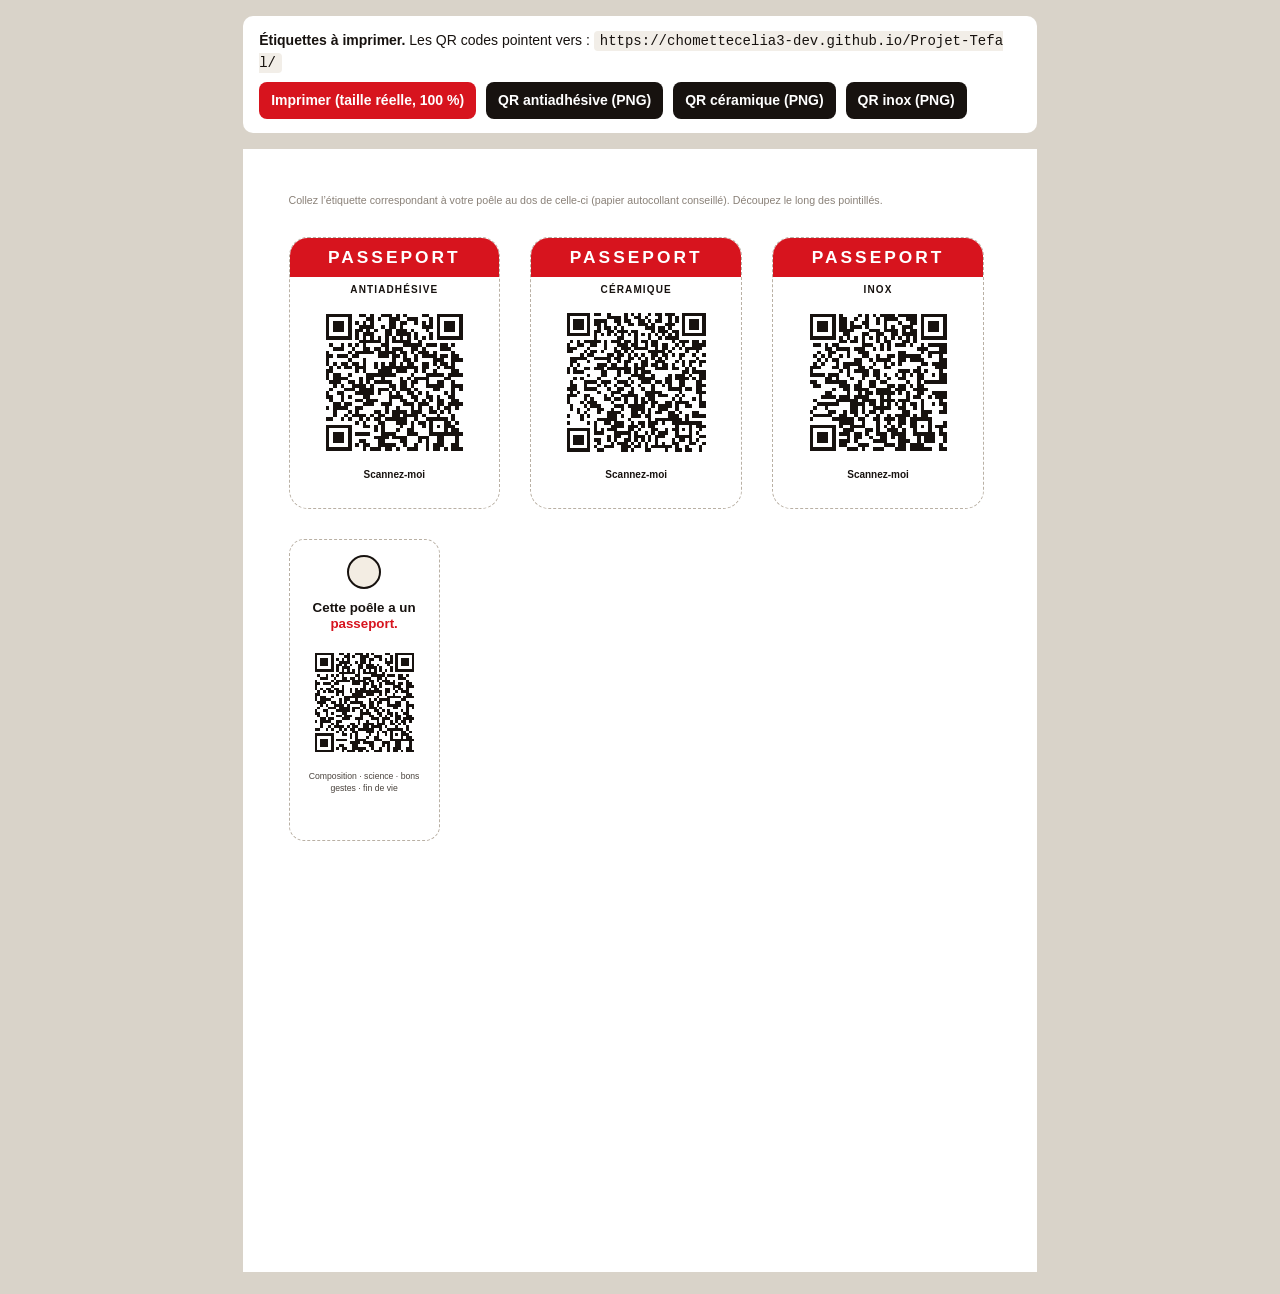
<file: passeport.html>
<!DOCTYPE html>
<html lang="fr">
<head>
  <meta charset="utf-8">
  <meta name="viewport" content="width=device-width, initial-scale=1">
  <title>Étiquettes « Passeport » à imprimer</title>
  <meta name="robots" content="noindex, nofollow">
  <!-- L'adresse du site (urlInterface) se règle dans config.js -->
  <script src="config.js"></script>
  <!-- Générateur de QR code hors ligne (bibliothèque libre, licence MIT) -->
  <script src="assets/qrcode.js"></script>
  <style>
    /* =================================================================
       ÉTIQUETTES « PASSEPORT » — une feuille A4 à découper :
       ① trois étiquettes à coller au dos de la poêle (une par modèle),
          chacune avec son QR code vers la bonne fiche ;
       ② une collerette à accrocher au manche (poêles déjà en stock).
       Imprimez à 100 % (« taille réelle »), en couleur.
       ================================================================= */
    :root { --rouge:#D7141E; --encre:#17120F; --creme:#F3EDE3; --doux:#4A433D; }
    * { box-sizing:border-box; margin:0; padding:0; }
    body { font-family:-apple-system, BlinkMacSystemFont, "Segoe UI", Roboto, Arial, sans-serif;
           background:#d9d3c9; color:var(--encre);
           -webkit-print-color-adjust:exact; print-color-adjust:exact; }

    /* Barre d'outils : visible à l'écran, pas à l'impression */
    .outils { max-width:210mm; margin:16px auto; background:#fff; border-radius:10px; padding:14px 16px; font-size:14px; line-height:1.5; }
    .outils code { background:#f2eee8; padding:2px 6px; border-radius:4px; word-break:break-all; }
    .outils button { font:inherit; font-weight:700; border:0; border-radius:8px; padding:8px 12px; margin:8px 6px 0 0; cursor:pointer; background:var(--encre); color:#fff; }
    .outils button.principal { background:var(--rouge); }

    .feuille { width:210mm; min-height:297mm; margin:0 auto 24px; background:#fff; padding:12mm;
               display:flex; flex-wrap:wrap; gap:8mm; align-content:flex-start; }
    .decoupe { border:0.3mm dashed #b9b0a4; }
    .legende { width:100%; font-size:8pt; color:#8a8178; }

    /* ① Étiquette dos de poêle : bandeau rouge + QR (visuel des maquettes) */
    .etiquette { width:56mm; height:72mm; border-radius:5mm; overflow:hidden; background:#fff; display:flex; flex-direction:column; align-items:center; }
    .etiquette .bande { width:100%; background:var(--rouge); color:#fff; text-align:center; font-weight:900; letter-spacing:.8mm; font-size:13pt; padding:2.6mm 0 2.2mm; }
    .etiquette .modele { font-size:7.5pt; font-weight:800; letter-spacing:.3mm; text-transform:uppercase; margin-top:2mm; }
    .etiquette .qr { width:44mm; height:44mm; margin-top:1mm; }
    .etiquette .sous { font-size:7.5pt; font-weight:700; margin-top:1mm; }

    /* ② Collerette (manche) */
    .collerette { width:40mm; height:80mm; border-radius:4mm; background:#fff; display:flex; flex-direction:column; align-items:center; padding:4mm 3mm; text-align:center; }
    .collerette .trou { width:9mm; height:9mm; border-radius:50%; border:0.6mm solid var(--encre); background:var(--creme); margin-bottom:3mm; }
    .collerette p.t { font-size:10pt; font-weight:850; line-height:1.15; }
    .collerette p.t em { font-style:normal; color:var(--rouge); }
    .collerette .qr { width:32mm; height:32mm; margin:3mm 0 2mm; }
    .collerette p.s { font-size:6.5pt; line-height:1.35; color:var(--doux); }

    .qr svg { width:100%; height:100%; display:block; }

    @page { size:A4; margin:0; }
    @media print { body { background:#fff; } .outils { display:none; } .feuille { margin:0; } }
  </style>
</head>
<body>

  <div class="outils">
    <b>Étiquettes à imprimer.</b> Les QR codes pointent vers : <code id="url-affichee"></code>
    <div>
      <button class="principal" onclick="window.print()">Imprimer (taille réelle, 100 %)</button>
      <button onclick="telechargerPNG('antiadhesive')">QR antiadhésive (PNG)</button>
      <button onclick="telechargerPNG('ceramique')">QR céramique (PNG)</button>
      <button onclick="telechargerPNG('inox')">QR inox (PNG)</button>
    </div>
  </div>

  <div class="feuille">
    <p class="legende">Collez l’étiquette correspondant à votre poêle au dos de celle-ci (papier autocollant conseillé). Découpez le long des pointillés.</p>

    <!-- ① Une étiquette par modèle : data-modele choisit la fiche ouverte par le QR -->
    <div class="etiquette decoupe">
      <div class="bande">PASSEPORT</div>
      <p class="modele">Antiadhésive</p>
      <div class="qr" data-modele="antiadhesive"></div>
      <p class="sous">Scannez-moi</p>
    </div>
    <div class="etiquette decoupe">
      <div class="bande">PASSEPORT</div>
      <p class="modele">Céramique</p>
      <div class="qr" data-modele="ceramique"></div>
      <p class="sous">Scannez-moi</p>
    </div>
    <div class="etiquette decoupe">
      <div class="bande">PASSEPORT</div>
      <p class="modele">Inox</p>
      <div class="qr" data-modele="inox"></div>
      <p class="sous">Scannez-moi</p>
    </div>

    <!-- ② Collerette pour le stock (renvoie vers la fiche antiadhésive) -->
    <div class="collerette decoupe">
      <div class="trou"></div>
      <p class="t">Cette poêle a un <em>passeport.</em></p>
      <div class="qr" data-modele="antiadhesive"></div>
      <p class="s">Composition · science · bons gestes · fin de vie</p>
    </div>
  </div>

<script>
/* Adresse de base (config.js) + paramètre ?m= selon le modèle */
var base = (window.CONFIG && window.CONFIG.urlInterface) || "";
function adresse(modele) {
  return modele === "antiadhesive" ? base : base + "?m=" + modele;   /* l'antiadhésive est la fiche par défaut */
}
document.getElementById("url-affichee").textContent = base;

/* Construit un QR en SVG (marge de 4 modules, correction « Q » = 25 %) */
function qrSVG(texte) {
  var qr = qrcode(0, "Q"); qr.addData(texte); qr.make();
  var n = qr.getModuleCount(), m = 4, t = n + 2 * m, d = "";
  for (var y = 0; y < n; y++) for (var x = 0; x < n; x++)
    if (qr.isDark(y, x)) d += "M" + (x + m) + " " + (y + m) + "h1v1h-1z";
  return '<svg xmlns="http://www.w3.org/2000/svg" viewBox="0 0 ' + t + " " + t +
    '" shape-rendering="crispEdges"><rect width="100%" height="100%" fill="#ffffff"/><path fill="#17120F" d="' + d + '"/></svg>';
}
document.querySelectorAll("[data-modele]").forEach(function (el) {
  el.innerHTML = qrSVG(adresse(el.getAttribute("data-modele")));
});

/* Télécharge le QR d'un modèle en PNG 1200 × 1200 px */
function telechargerPNG(modele) {
  var img = new Image();
  img.onload = function () {
    var c = document.createElement("canvas"); c.width = c.height = 1200;
    var ctx = c.getContext("2d"); ctx.imageSmoothingEnabled = false; ctx.drawImage(img, 0, 0, 1200, 1200);
    var a = document.createElement("a"); a.href = c.toDataURL("image/png"); a.download = "qr-passeport-" + modele + ".png";
    document.body.appendChild(a); a.click(); a.remove();
  };
  img.src = "data:image/svg+xml;charset=utf-8," + encodeURIComponent(qrSVG(adresse(modele)));
}
</script>
</body>
</html>
</file>
<file: assets/produit.css>
/* =====================================================================
   PRODUIT.CSS — apparence du passeport produit (pensé pour téléphone)
   Les couleurs se changent ici, dans les variables.
   ===================================================================== */
:root {
  --rouge: #D7141E;
  --encre: #17120F;
  --creme: #F3EDE3;
  --papier: #FFFFFF;
  --sable: #E6DFD3;
  --doux: #4A433D;
  --vert-fond: #E3F1E7; --vert-texte: #1F6B3A;
  --rouge-fond: #FDE7E7; --rouge-texte: #B00E17;
  --police: -apple-system, BlinkMacSystemFont, "Segoe UI", Roboto, "Helvetica Neue", Arial, sans-serif;
}
* { box-sizing: border-box; }
[hidden] { display: none !important; }
body { margin: 0; font-family: var(--police); font-size: 16px; line-height: 1.5; color: var(--encre); background: var(--creme); padding-bottom: 92px; }
h1, h2 { margin: 0; line-height: 1.15; }
p { margin: 0 0 .6em; }
.petit { font-size: .88rem; color: var(--doux); }

/* Bandeau « maquette » */
.maquette { margin: 0; background: #FFF2A8; color: #5a4a00; font-size: .78rem; font-weight: 600; text-align: center; padding: 6px 10px; }

/* En-tête sombre (comme la maquette de l'annexe H) */
.tete { background: var(--encre); color: #fff; padding: 18px 18px 14px; }
.sur { font-size: .72rem; letter-spacing: .14em; color: #b9b0a6; font-weight: 700; margin-bottom: 6px; }
.tete h1 { font-size: 1.65rem; font-weight: 850; letter-spacing: -.01em; }
.ref { font-size: .85rem; color: #d9d1c7; margin: 6px 0 12px; }
.modeles { display: flex; gap: 6px; }
.modeles a { flex: 1; text-align: center; text-decoration: none; font-size: .82rem; font-weight: 700; color: #d9d1c7; border: 1px solid #3a332e; border-radius: 999px; padding: 6px 4px; }
.modeles a.actif { background: #fff; color: var(--encre); border-color: #fff; }

main { max-width: 560px; margin: 0 auto; padding: 14px; }

/* Cartes */
.carte { background: var(--papier); border: 1px solid var(--sable); border-radius: 14px; padding: 14px 16px; margin-bottom: 12px; }
.carte h2, .carte h3 { font-size: 1.02rem; font-weight: 800; margin: 0; }
.ligne-titre { display: flex; justify-content: space-between; align-items: center; gap: 10px; margin-bottom: 8px; }
.badge { font-size: .74rem; font-weight: 700; padding: 3px 9px; border-radius: 999px; white-space: nowrap; }
.badge.rouge { background: var(--rouge-fond); color: var(--rouge-texte); }
.badge.vert { background: var(--vert-fond); color: var(--vert-texte); }
.badge.neutre { background: var(--creme); color: var(--doux); }

/* Ma poêle */
.ma-poele label { display: block; font-size: .85rem; font-weight: 700; margin-bottom: 4px; }
.ma-poele input { width: 100%; font: inherit; padding: 10px 12px; border: 1px solid var(--sable); border-radius: 10px; background: var(--creme); margin-bottom: 10px; }
.infos-achat { display: grid; grid-template-columns: 1fr 1fr; gap: 8px; margin-bottom: 8px; }
.infos-achat div { background: var(--creme); border-radius: 10px; padding: 8px 10px; }
.infos-achat b { display: block; font-size: 1.05rem; }
.infos-achat span { font-size: .78rem; color: var(--doux); }

/* Onglets */
.onglets { display: flex; gap: 6px; overflow-x: auto; margin: 4px 0 12px; scrollbar-width: none; }
.onglets::-webkit-scrollbar { display: none; }
.onglets button { flex: 1 0 auto; font: inherit; font-size: .8rem; font-weight: 700; border: 0; border-radius: 999px; padding: 8px 9px; background: var(--sable); color: var(--encre); cursor: pointer; }
.onglets button[aria-selected="true"] { background: var(--rouge); color: #fff; }

/* Science : deux colonnes autorités / vigilance */
.deux { display: grid; grid-template-columns: 1fr 1fr; gap: 8px; margin-top: 10px; }
.deux div { background: var(--creme); border-radius: 10px; padding: 10px; font-size: .88rem; }
.deux b { display: block; margin-bottom: 4px; }
.sources a { color: var(--rouge); }
.sources li { margin-bottom: 4px; font-size: .88rem; }

/* Listes de conseils */
.conseils { margin: 8px 0 0; padding-left: 1.2em; }
.conseils li { margin-bottom: 6px; }

/* Comparateur */
.tableau { overflow-x: auto; margin-top: 8px; }
table { width: 100%; border-collapse: collapse; font-size: .82rem; }
th, td { text-align: left; padding: 8px 6px; border-bottom: 1px solid var(--sable); vertical-align: top; }
thead th { font-size: .78rem; }
tbody th { color: var(--doux); font-weight: 700; }

/* Bouton fixe en bas */
.action { position: fixed; left: 0; right: 0; bottom: 0; padding: 12px 14px 16px; background: linear-gradient(transparent, var(--creme) 30%); }
.bouton { display: block; width: 100%; max-width: 560px; margin: 0 auto; font: inherit; font-weight: 800; color: #fff; background: var(--rouge); border: 0; border-radius: 12px; padding: 14px; cursor: pointer; }

.pied { max-width: 560px; margin: 0 auto; padding: 0 16px 20px; font-size: .78rem; color: var(--doux); }

@media (min-width: 720px) {
  .tete { padding: 24px calc(50% - 266px) 16px; }
}
</file>
<file: assets/style.css>
/* =====================================================================
   STYLE.CSS — apparence de l'interface
   Mobile d'abord : la page est pensée pour un téléphone,
   puis élargie pour les grands écrans (voir @media en bas).
   Pour changer les couleurs, modifiez seulement les variables ci-dessous.
   ===================================================================== */

:root {
  --rouge: #D7141E;      /* couleur d'accent (charte du dossier) */
  --encre: #17120F;      /* texte principal, fonds sombres */
  --creme: #F3EDE3;      /* fond de page */
  --papier: #FBF8F3;     /* fond des cartes */
  --sable: #E6DFD3;      /* filets, séparateurs */
  --doux: #4A433D;       /* texte secondaire */
  --gris: #6D655E;       /* petits textes */
  --rayon: 14px;         /* arrondi des cartes */
  /* Polices système : aucun téléchargement, chargement immédiat */
  --police: -apple-system, BlinkMacSystemFont, "Segoe UI", Roboto, "Helvetica Neue", Arial, sans-serif;
}

* { box-sizing: border-box; }
html { scroll-behavior: smooth; scroll-padding-top: 112px; } /* laisse la place à l'en-tête fixe */
body {
  margin: 0;
  font-family: var(--police);
  font-size: 17px;
  line-height: 1.55;
  color: var(--encre);
  background: var(--creme);
  -webkit-text-size-adjust: 100%;
}
img { max-width: 100%; height: auto; display: block; }
[hidden] { display: none !important; } /* garantit que les éléments masqués le restent */
a { color: var(--rouge); }
h1, h2, h3, h4 { line-height: 1.15; letter-spacing: -0.01em; margin: 0 0 .5em; }
h1 { font-size: 1.95rem; font-weight: 850; }
h2 { font-size: 1.55rem; font-weight: 800; }
h3 { font-size: 1.2rem; font-weight: 750; margin-top: 1.4em; }
h4 { font-size: 1.05rem; font-weight: 750; }
p { margin: 0 0 .8em; }
.rouge { color: var(--rouge); }
.petit { font-size: .88rem; color: var(--gris); }

/* ---------- En-tête fixe + menu horizontal défilant ---------- */
.entete {
  position: sticky; top: 0; z-index: 10;
  background: var(--encre); color: var(--creme);
  padding: 10px 16px 0;
  box-shadow: 0 2px 10px rgba(0,0,0,.15);
}
.entete-ligne { display: flex; align-items: center; gap: 10px; }
.badge {
  background: var(--rouge); color: #fff;
  font-size: .72rem; font-weight: 800; letter-spacing: .12em; text-transform: uppercase;
  padding: 4px 9px; border-radius: 4px;
}
.entete-nom { font-weight: 700; font-size: .95rem; }
.menu {
  display: flex; gap: 6px; overflow-x: auto; padding: 10px 0 12px;
  scrollbar-width: none;            /* masque la barre de défilement */
}
.menu::-webkit-scrollbar { display: none; }
.menu a {
  flex: none; text-decoration: none; color: #D9D1C7;
  font-size: .9rem; font-weight: 600;
  padding: 7px 13px; border-radius: 999px; border: 1px solid #3a332e;
}
.menu a.actif { background: var(--rouge); border-color: var(--rouge); color: #fff; }

/* ---------- Sections ---------- */
main { max-width: 980px; margin: 0 auto; padding: 0 16px; }
section { padding: 36px 0 28px; border-bottom: 1px solid var(--sable); }
.surtitre {
  color: var(--rouge); font-weight: 800; font-size: .78rem;
  letter-spacing: .14em; text-transform: uppercase; margin-bottom: .4em;
}

/* Accueil */
.hero { padding-top: 28px; }
.hero-photo { margin-bottom: 16px; }
.hero-photo img, .photo-vide {
  width: 92px; height: 92px; border-radius: 50%; object-fit: cover;
  border: 3px solid var(--rouge);
}
.photo-vide { display: grid; place-items: center; background: var(--encre); color: var(--creme); font-size: 1.9rem; font-weight: 850; letter-spacing: .04em; }
.chapo { font-size: 1.1rem; color: var(--doux); }

/* Encarts */
.encart {
  background: var(--papier); border-left: 6px solid var(--rouge);
  border-radius: 0 var(--rayon) var(--rayon) 0;
  padding: 18px 18px 8px; margin: 20px 0;
}
.encart.sombre { background: var(--encre); color: var(--creme); border-left-color: var(--rouge); }
.encart.sombre .etiquette { color: #FF6B63; }
.grand { font-size: 1.2rem; font-weight: 750; line-height: 1.35; }
.etiquette {
  font-size: .75rem; font-weight: 800; letter-spacing: .12em; text-transform: uppercase;
  color: var(--rouge); margin-bottom: .3em;
}
blockquote {
  margin: 16px 0; padding: 4px 0 4px 16px; border-left: 4px solid var(--rouge);
  font-style: italic; font-size: 1.05rem;
}

/* Cartes en grille : 1 colonne sur mobile, 2 ou 3 sur grand écran */
.grille { display: grid; grid-template-columns: 1fr; gap: 12px; margin: 14px 0; }
.carte {
  background: var(--papier); border-radius: var(--rayon);
  border-top: 5px solid var(--rouge);
  padding: 16px 16px 6px;
}
.carte h3 { margin-top: 0; }
.carte ul { padding-left: 1.1em; margin: 0 0 .8em; }
.lien { display: inline-block; font-weight: 700; text-decoration: none; margin-bottom: 10px; }

/* Grands chiffres */
.chiffres { display: grid; grid-template-columns: 1fr 1fr; gap: 10px; margin: 16px 0; }
.chiffres div { background: var(--papier); border-radius: var(--rayon); padding: 14px; }
.chiffres b { display: block; font-size: 1.7rem; font-weight: 850; color: var(--rouge); line-height: 1.1; }
.chiffres span { font-size: .88rem; color: var(--doux); }

/* Listes numérotées et étapes */
.liste-num { padding-left: 1.3em; }
.liste-num li { margin-bottom: .5em; }
.etapes { list-style: none; counter-reset: e; padding: 0; margin: 14px 0; }
.etapes li {
  counter-increment: e; position: relative;
  background: var(--papier); border-radius: var(--rayon);
  padding: 12px 14px 12px 54px; margin-bottom: 8px;
}
.etapes li::before {
  content: counter(e); position: absolute; left: 14px; top: 12px;
  width: 28px; height: 28px; border-radius: 50%;
  background: var(--rouge); color: #fff; font-weight: 800;
  display: grid; place-items: center; font-size: .9rem;
}
.etapes b { display: block; }

/* Frise du brief */
.frise { list-style: none; padding: 0; margin: 16px 0; border-left: 3px solid var(--rouge); }
.frise li { padding: 0 0 12px 16px; position: relative; }
.frise li::before {
  content: ""; position: absolute; left: -8px; top: 6px;
  width: 13px; height: 13px; border-radius: 50%; background: var(--rouge);
}
.frise b { display: block; }

/* Tableaux : défilement horizontal si trop larges sur mobile */
table { width: 100%; border-collapse: collapse; margin: 14px 0; font-size: .94rem; background: var(--papier); border-radius: var(--rayon); overflow: hidden; }
th, td { text-align: left; padding: 10px 12px; border-bottom: 1px solid var(--sable); vertical-align: top; }
th { background: var(--encre); color: var(--creme); font-size: .82rem; letter-spacing: .04em; }

/* Blocs dépliables */
details { background: var(--papier); border-radius: var(--rayon); padding: 0 14px; margin: 14px 0; }
summary { cursor: pointer; font-weight: 750; padding: 14px 0; list-style-position: inside; }
details[open] { padding-bottom: 6px; }

/* Galerie d'images */
.galerie { display: grid; grid-template-columns: 1fr; gap: 14px; }
.galerie figure { margin: 0; background: var(--papier); border-radius: var(--rayon); overflow: hidden; }
.galerie figcaption { padding: 10px 12px; font-size: .9rem; color: var(--doux); }

/* Barres du budget : la largeur vient de la variable --v (0 à 100) */
.barres { list-style: none; padding: 0; margin: 14px 0; }
.barres li { margin-bottom: 8px; font-size: .9rem; }
.barres li span { display: block; }
.barres li::after {
  content: ""; display: block; height: 12px; border-radius: 6px;
  width: calc(var(--v) * 1%); background: var(--rouge); margin-top: 3px;
}
.barres li.gris::after { background: var(--doux); }
.barres b { float: right; margin-top: -1.55em; }

/* Emplacements à compléter : surlignés pour ne pas les oublier */
.a-completer { background: #FFF2A8; outline: 2px dashed #E0B800; outline-offset: 2px; border-radius: 4px; }

/* Pied de page */
.pied { text-align: center; padding: 28px 16px 40px; color: var(--gris); font-size: .9rem; }
.retour { display: inline-block; margin-top: 6px; font-weight: 700; text-decoration: none; }

/* ---------- Grands écrans (tablette, ordinateur, vidéoprojecteur) ---------- */
@media (min-width: 720px) {
  body { font-size: 18px; }
  h1 { font-size: 2.6rem; }
  h2 { font-size: 1.9rem; }
  .entete { padding: 12px 24px 0; }
  main { padding: 0 24px; }
  .grille { grid-template-columns: 1fr 1fr; }
  .grille.trois { grid-template-columns: repeat(3, 1fr); }
  .chiffres { grid-template-columns: repeat(4, 1fr); }
  .galerie { grid-template-columns: 1fr 1fr; }
  .galerie figure.large { grid-column: 1 / -1; }
}

/* Impression de l'interface (au cas où) : pas de menu */
@media print {
  .entete, .pied .retour { display: none; }
  section { break-inside: avoid-page; }
  details { display: block; }
}
</file>
